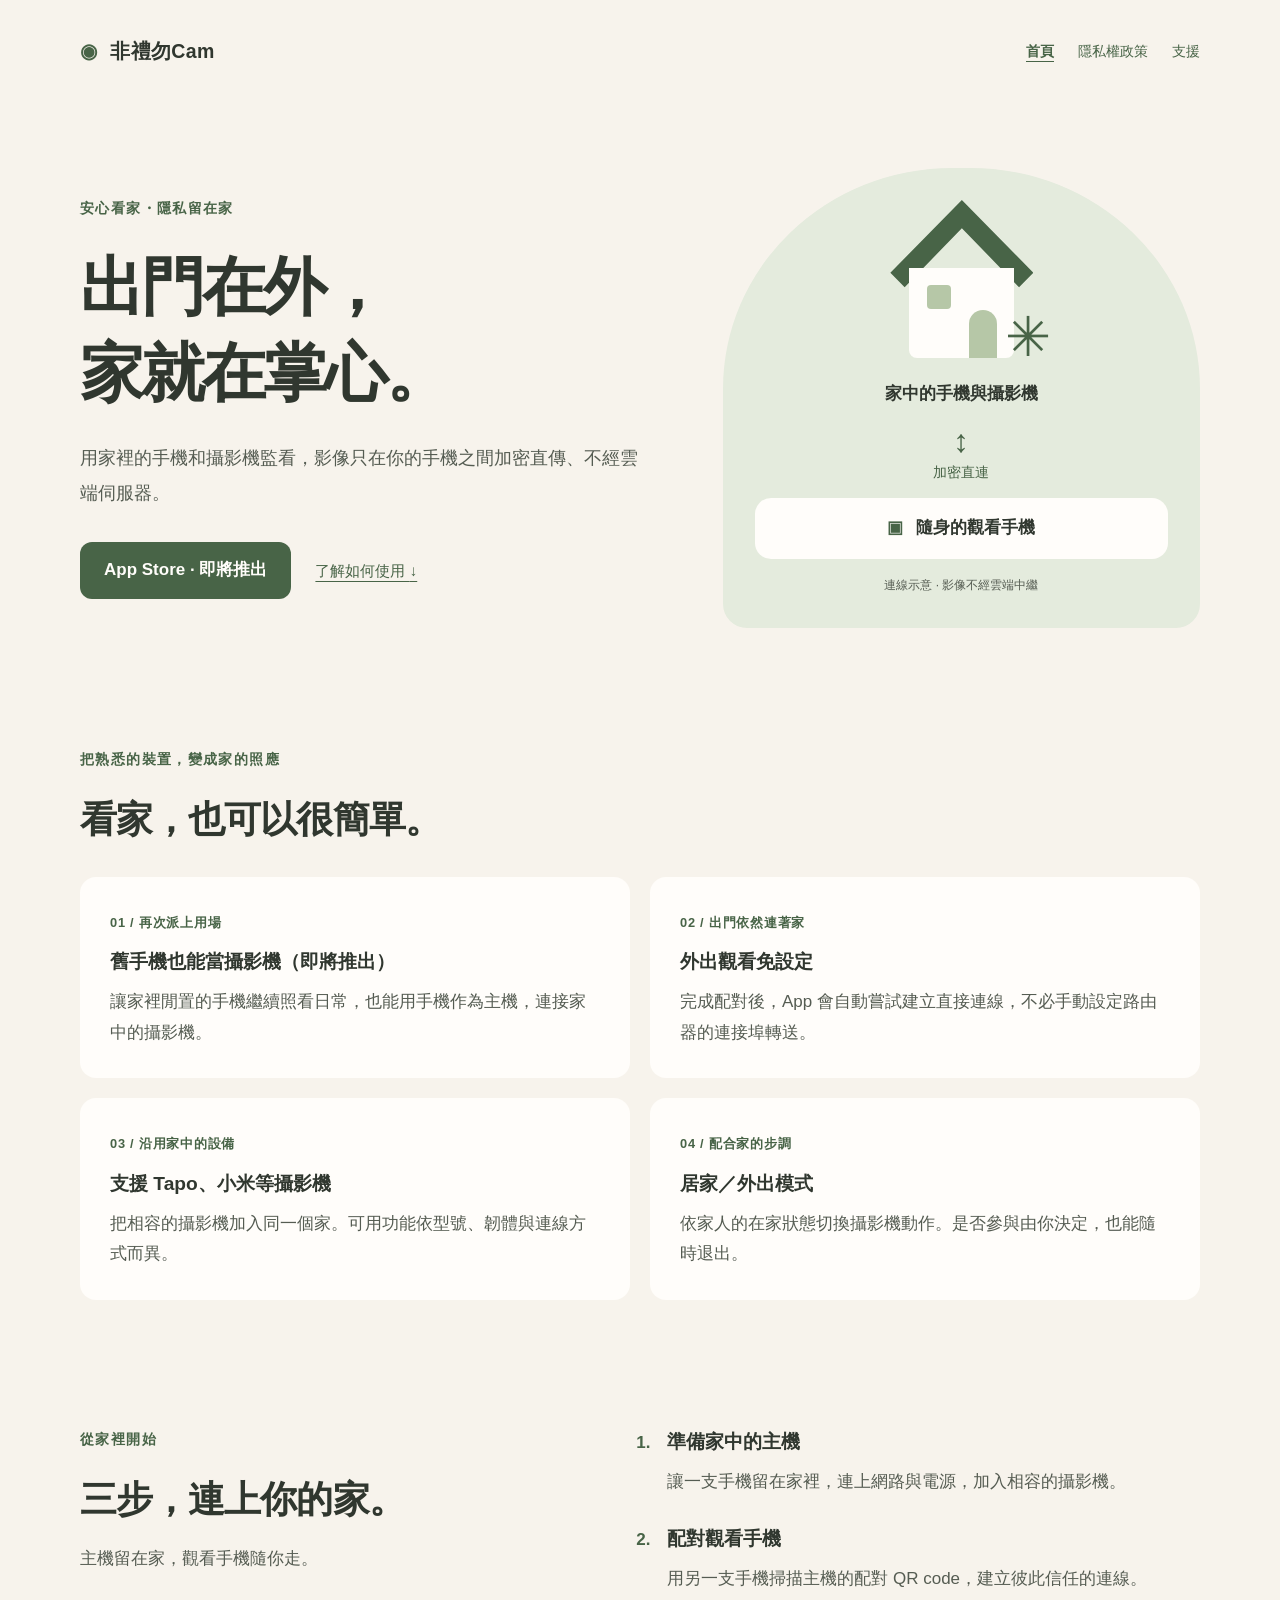
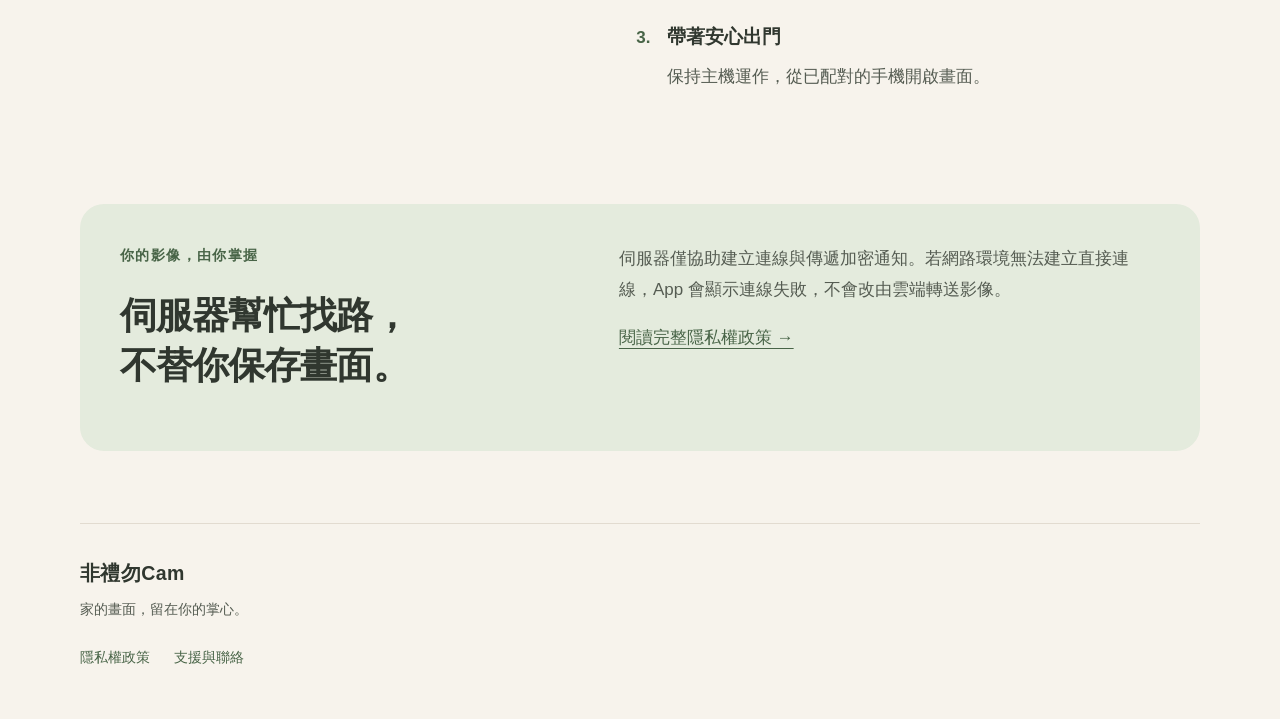
<file: feiliwucam/index.html>
<!doctype html>
<html lang="zh-Hant">
<head>
<meta charset="utf-8">
<meta name="viewport" content="width=device-width, initial-scale=1">
<meta name="color-scheme" content="light dark">
<meta name="description" content="用家裡的手機和攝影機安心看家，影像在你的手機之間加密直傳，不經雲端伺服器。">
<title>非禮勿Cam｜家的畫面，留在你的掌心</title>
<link rel="stylesheet" href="style.css">
</head>
<body>
<a class="skip" href="#main">跳至主要內容</a>
<header class="site-header wrap"><a class="brand" href="index.html"><span class="brand-mark" aria-hidden="true">◉</span> 非禮勿Cam</a><nav aria-label="主要導覽"><a href="index.html" aria-current="page">首頁</a><a href="privacy.html">隱私權政策</a><a href="support.html">支援</a></nav></header>
<main id="main" class="wrap">
<section class="hero" aria-labelledby="hero-title">
<div><p class="eyebrow">安心看家・隱私留在家</p><h1 id="hero-title">出門在外，<br>家就在掌心。</h1><p class="lead">用家裡的手機和攝影機監看，影像只在你的手機之間加密直傳、不經雲端伺服器。</p><div class="actions"><span class="coming">App Store · 即將推出</span><a href="#how">了解如何使用 <span aria-hidden="true">↓</span></a></div></div>
<figure class="connection"><div class="home-scene" aria-hidden="true"><div class="roof"></div><div class="house"><span class="window"></span><span class="door"></span></div><span class="plant">✳</span></div><div class="connection-label">家中的手機與攝影機</div><div class="direct"><span aria-hidden="true">↕</span> 加密直連</div><div class="viewer"><span aria-hidden="true">▣</span> 隨身的觀看手機</div><figcaption>連線示意 · 影像不經雲端中繼</figcaption></figure>
</section>
<section class="features" aria-labelledby="features-title"><div class="section-heading"><p class="eyebrow">把熟悉的裝置，變成家的照應</p><h2 id="features-title">看家，也可以很簡單。</h2></div><div class="feature-grid">
<article class="card"><span class="number">01 / 再次派上用場</span><h3>舊手機也能當攝影機（即將推出）</h3><p>讓家裡閒置的手機繼續照看日常，也能用手機作為主機，連接家中的攝影機。</p></article>
<article class="card"><span class="number">02 / 出門依然連著家</span><h3>外出觀看免設定</h3><p>完成配對後，App 會自動嘗試建立直接連線，不必手動設定路由器的連接埠轉送。</p></article>
<article class="card"><span class="number">03 / 沿用家中的設備</span><h3>支援 Tapo、小米等攝影機</h3><p>把相容的攝影機加入同一個家。可用功能依型號、韌體與連線方式而異。</p></article>
<article class="card"><span class="number">04 / 配合家的步調</span><h3>居家／外出模式</h3><p>依家人的在家狀態切換攝影機動作。是否參與由你決定，也能隨時退出。</p></article>
</div></section>
<section id="how" class="how" aria-labelledby="how-title"><div><p class="eyebrow">從家裡開始</p><h2 id="how-title">三步，連上你的家。</h2><p>主機留在家，觀看手機隨你走。</p></div><ol class="steps"><li><h3>準備家中的主機</h3><p>讓一支手機留在家裡，連上網路與電源，加入相容的攝影機。</p></li><li><h3>配對觀看手機</h3><p>用另一支手機掃描主機的配對 QR code，建立彼此信任的連線。</p></li><li><h3>帶著安心出門</h3><p>保持主機運作，從已配對的手機開啟畫面。</p></li></ol></section>
<aside class="privacy-note"><div><p class="eyebrow">你的影像，由你掌握</p><h2>伺服器幫忙找路，<br>不替你保存畫面。</h2></div><div><p>伺服器僅協助建立連線與傳遞加密通知。若網路環境無法建立直接連線，App 會顯示連線失敗，不會改由雲端轉送影像。</p><a href="privacy.html">閱讀完整隱私權政策 →</a></div></aside>
</main>
<footer class="site-footer wrap"><p class="brand">非禮勿Cam</p><p>家的畫面，留在你的掌心。</p><nav aria-label="頁尾導覽"><a href="privacy.html">隱私權政策</a><a href="support.html">支援與聯絡</a></nav></footer>
</body>
</html>
</file>
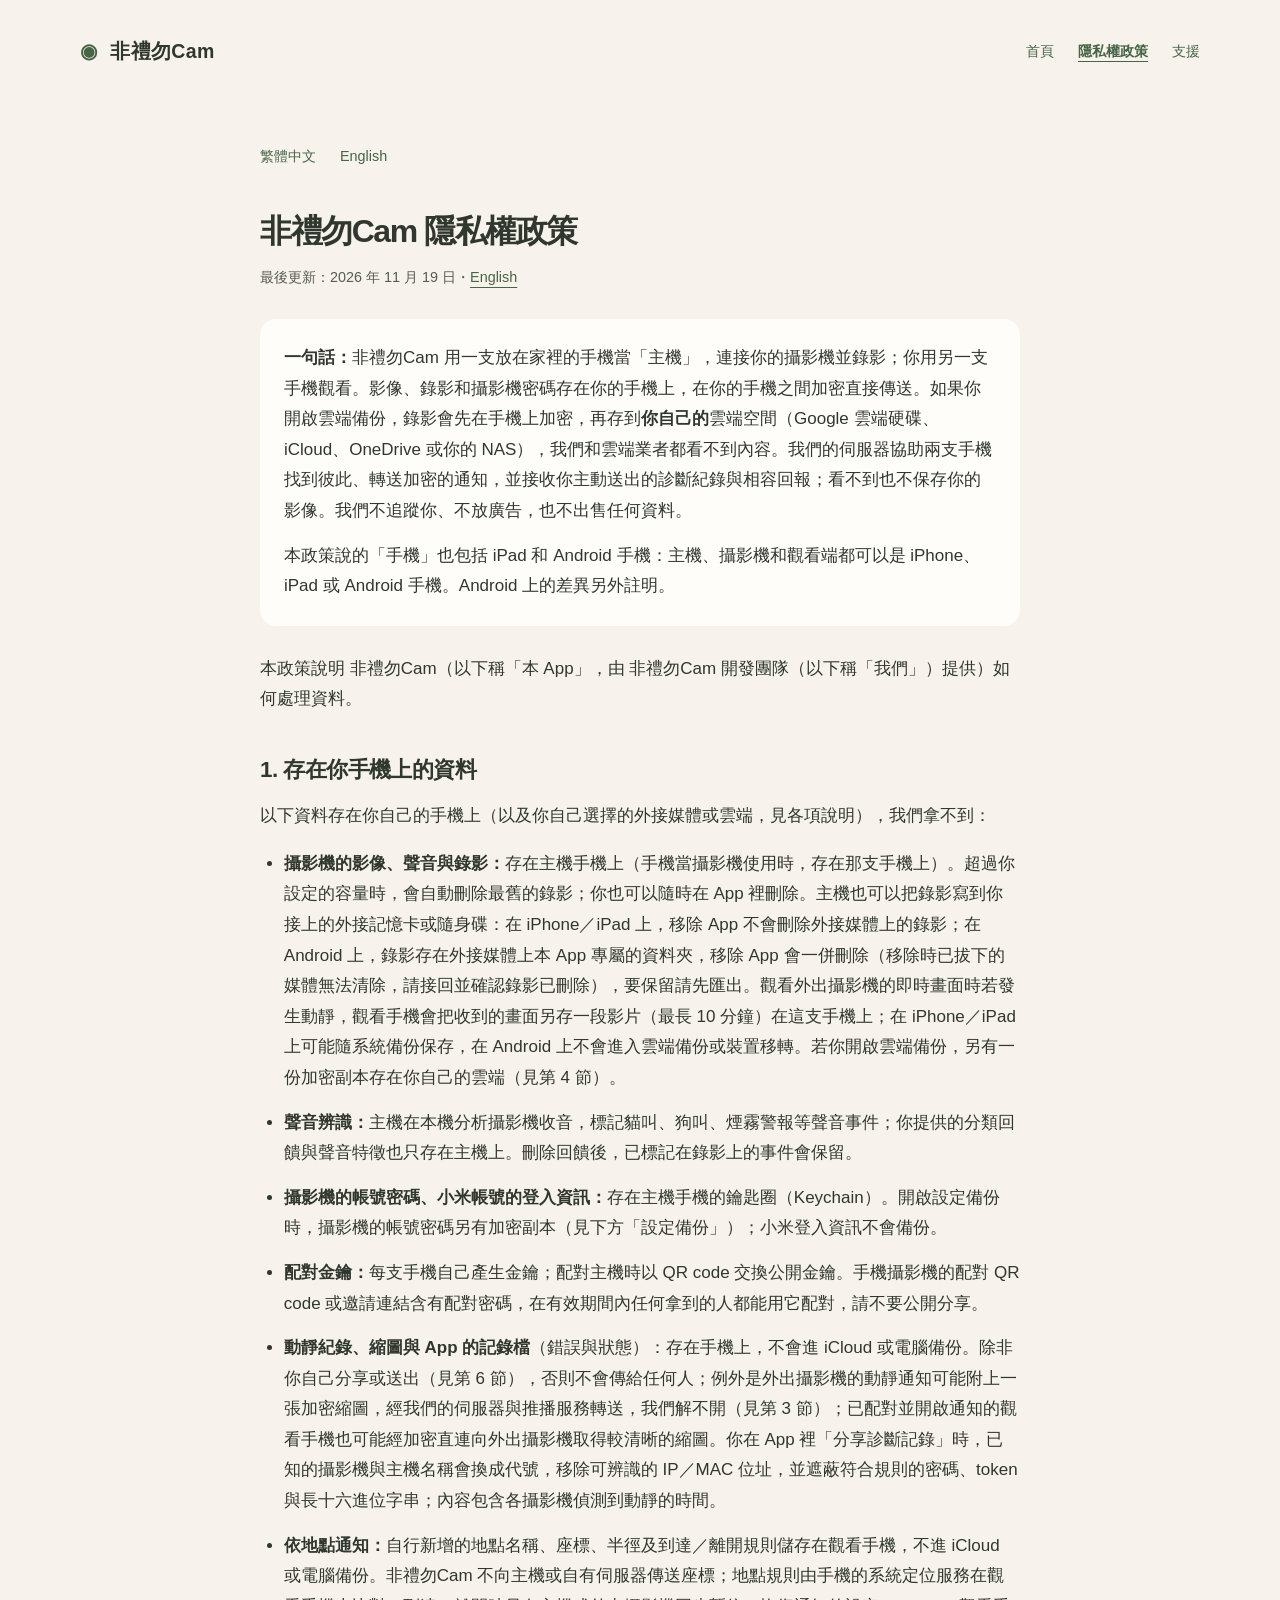
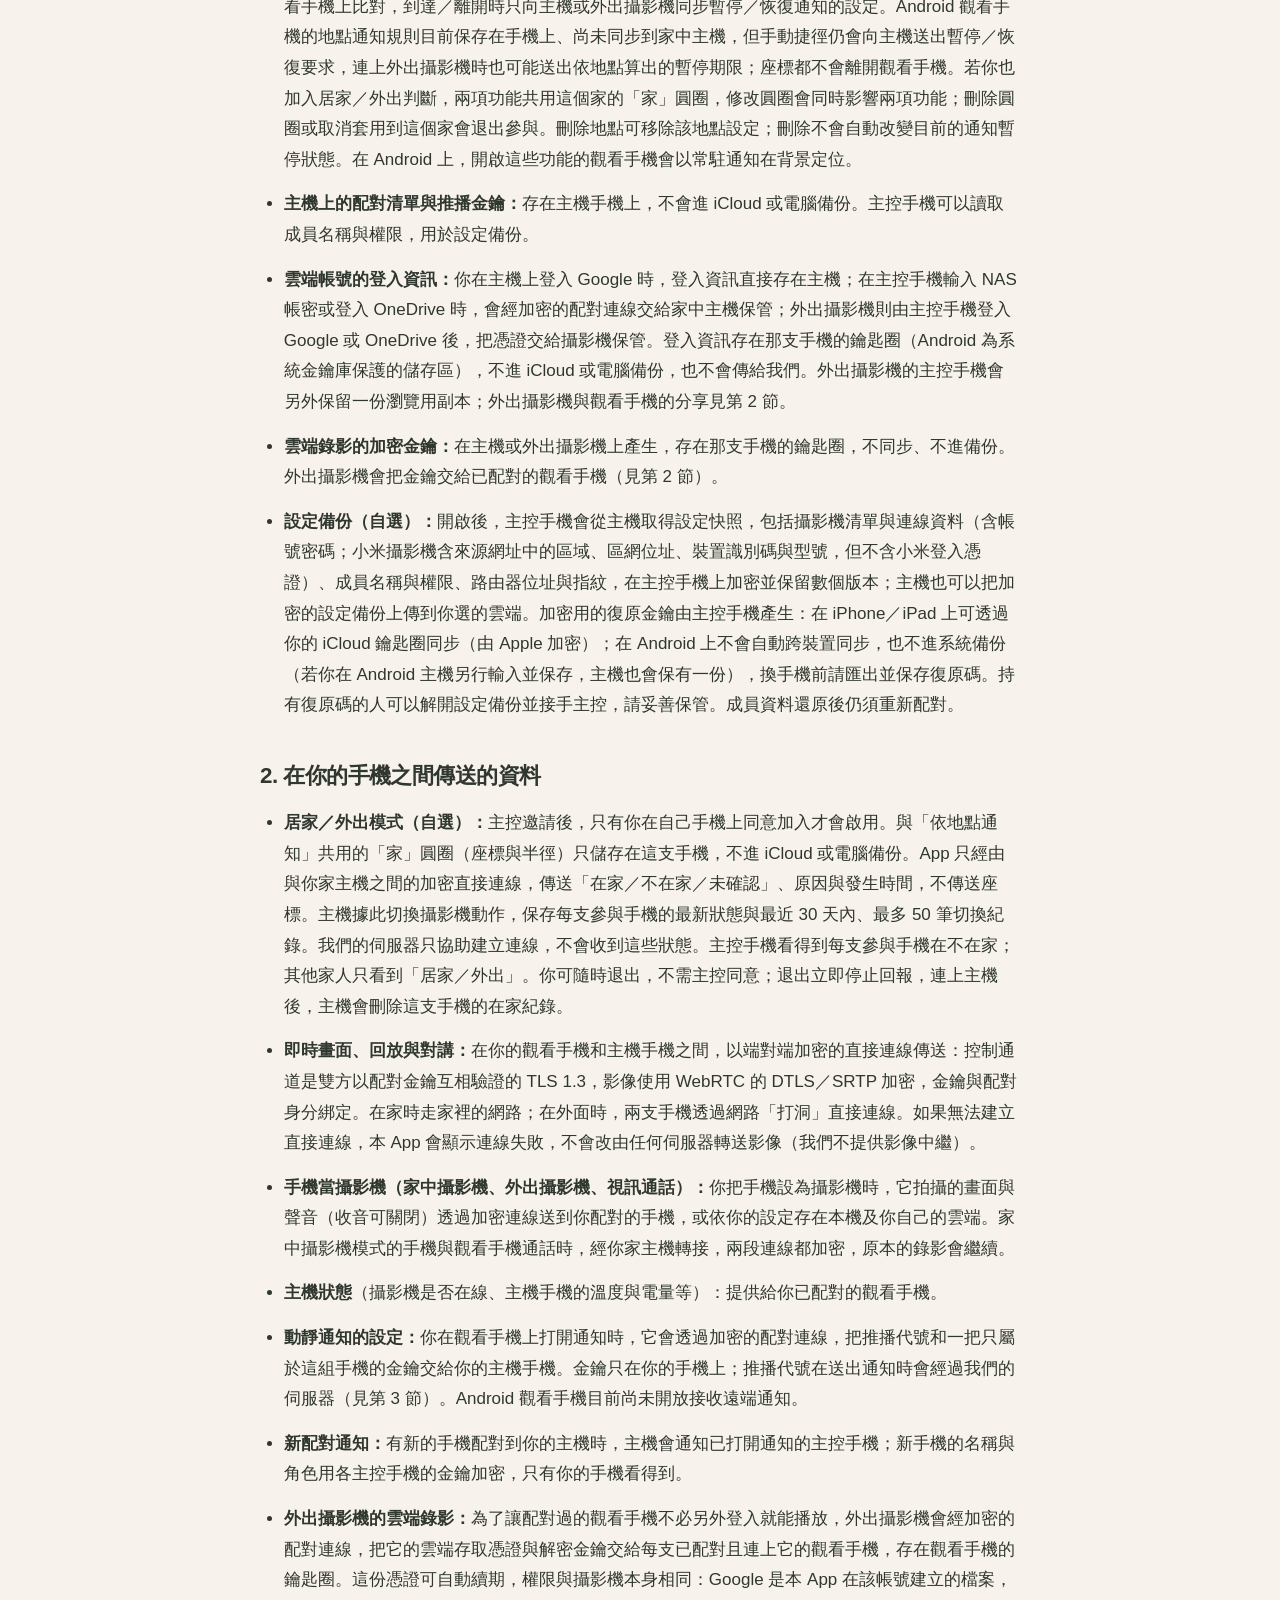
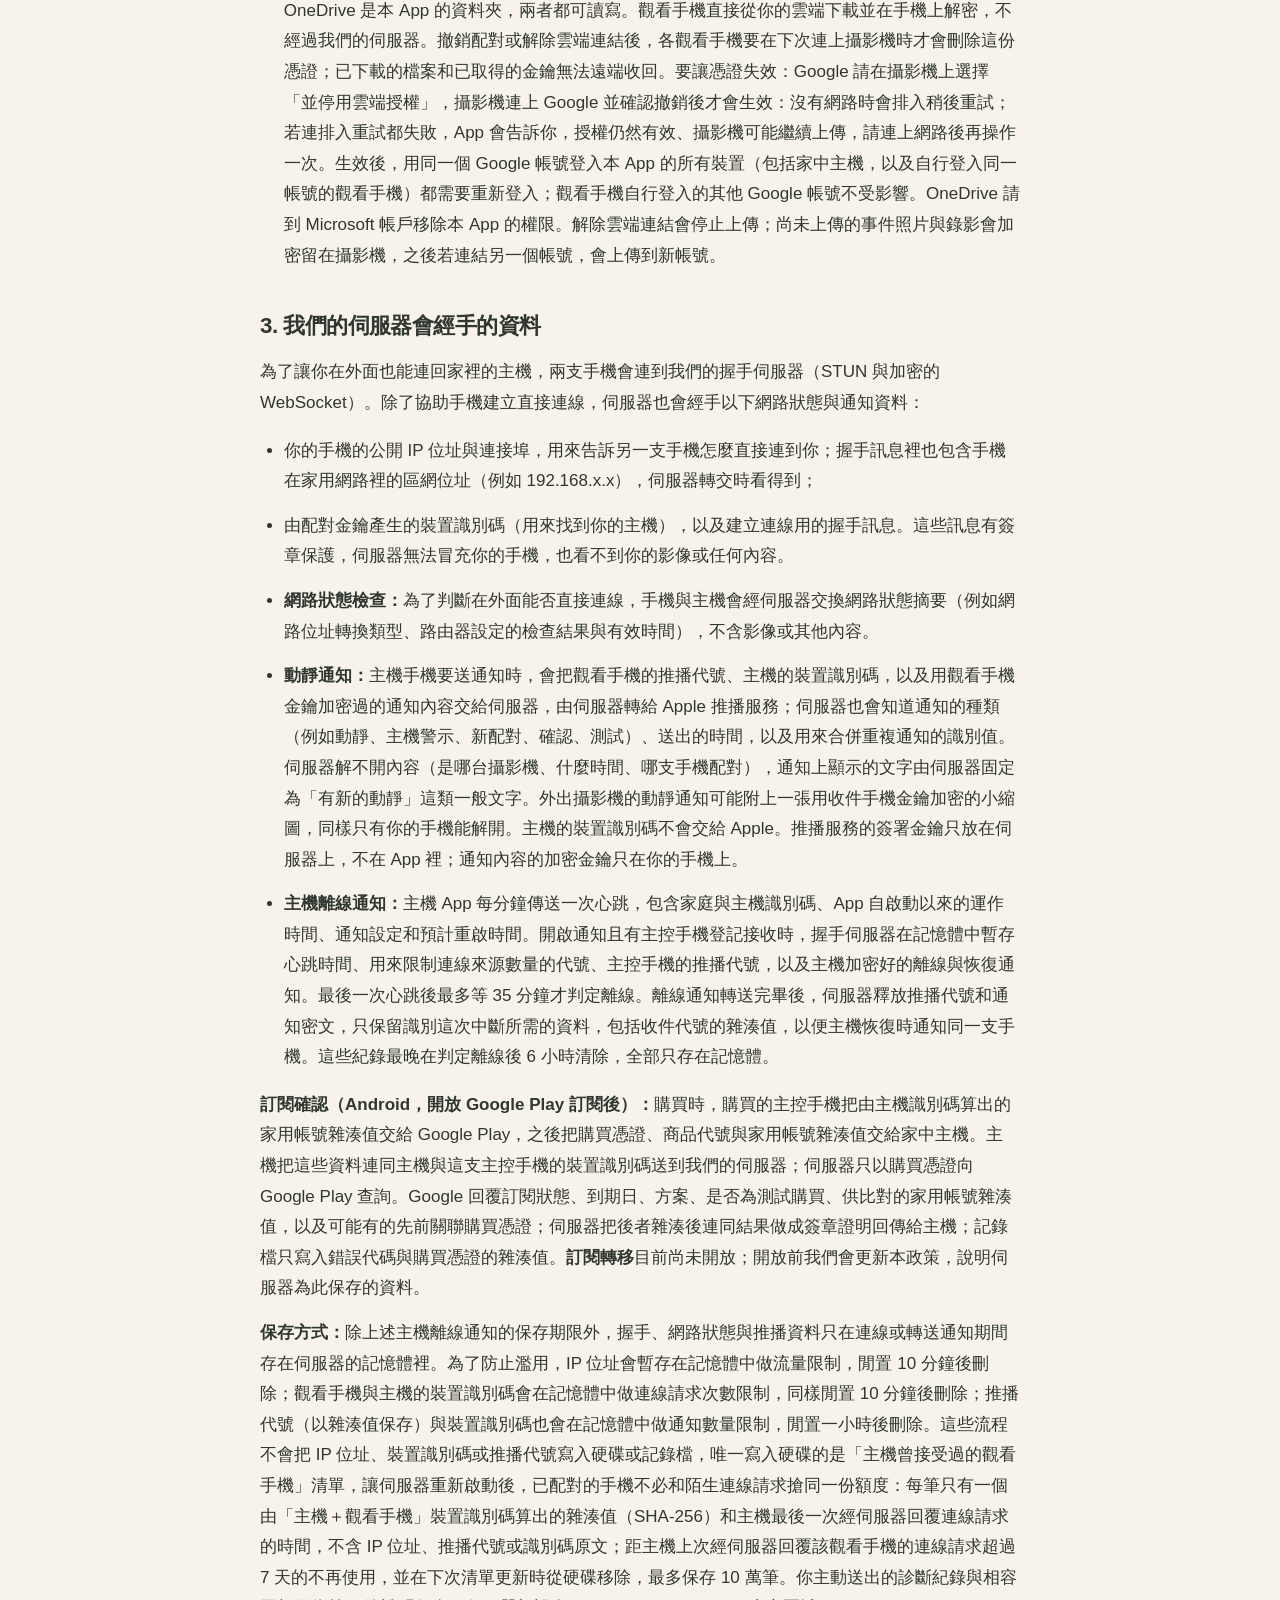
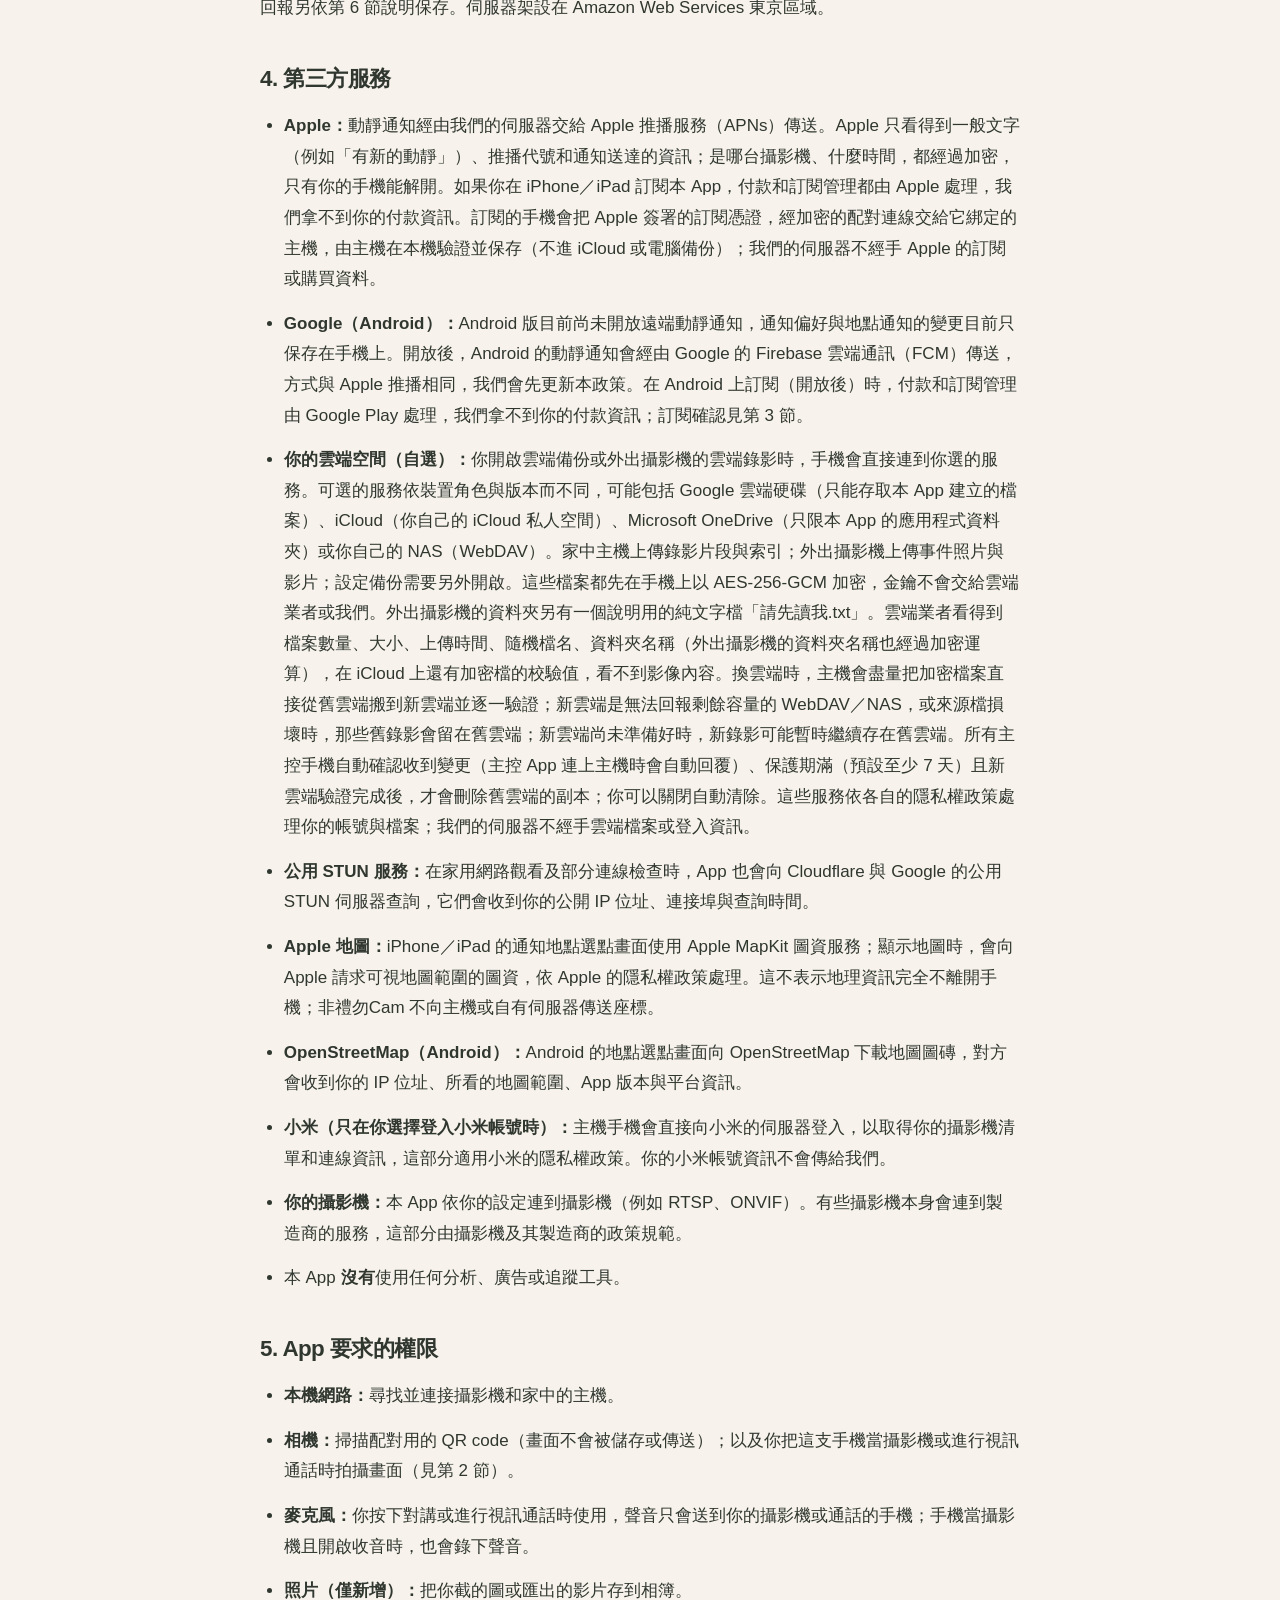
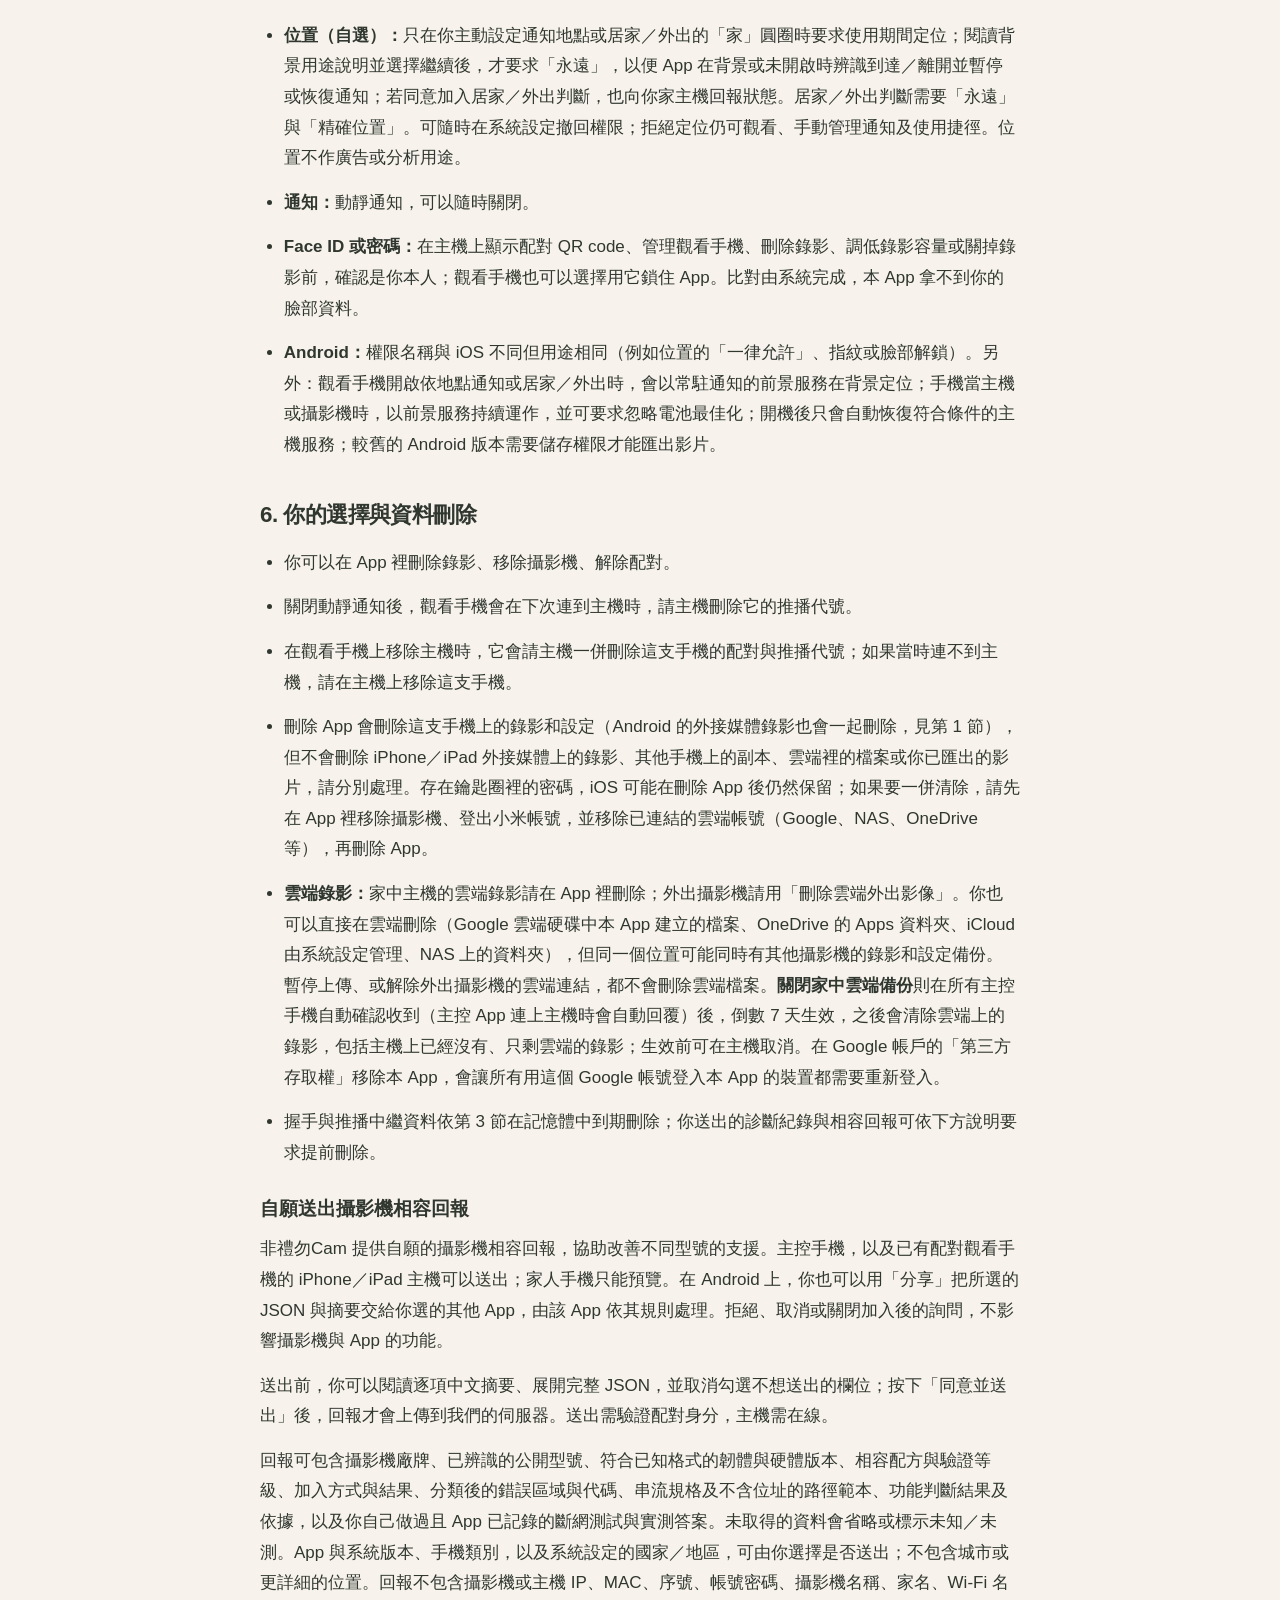
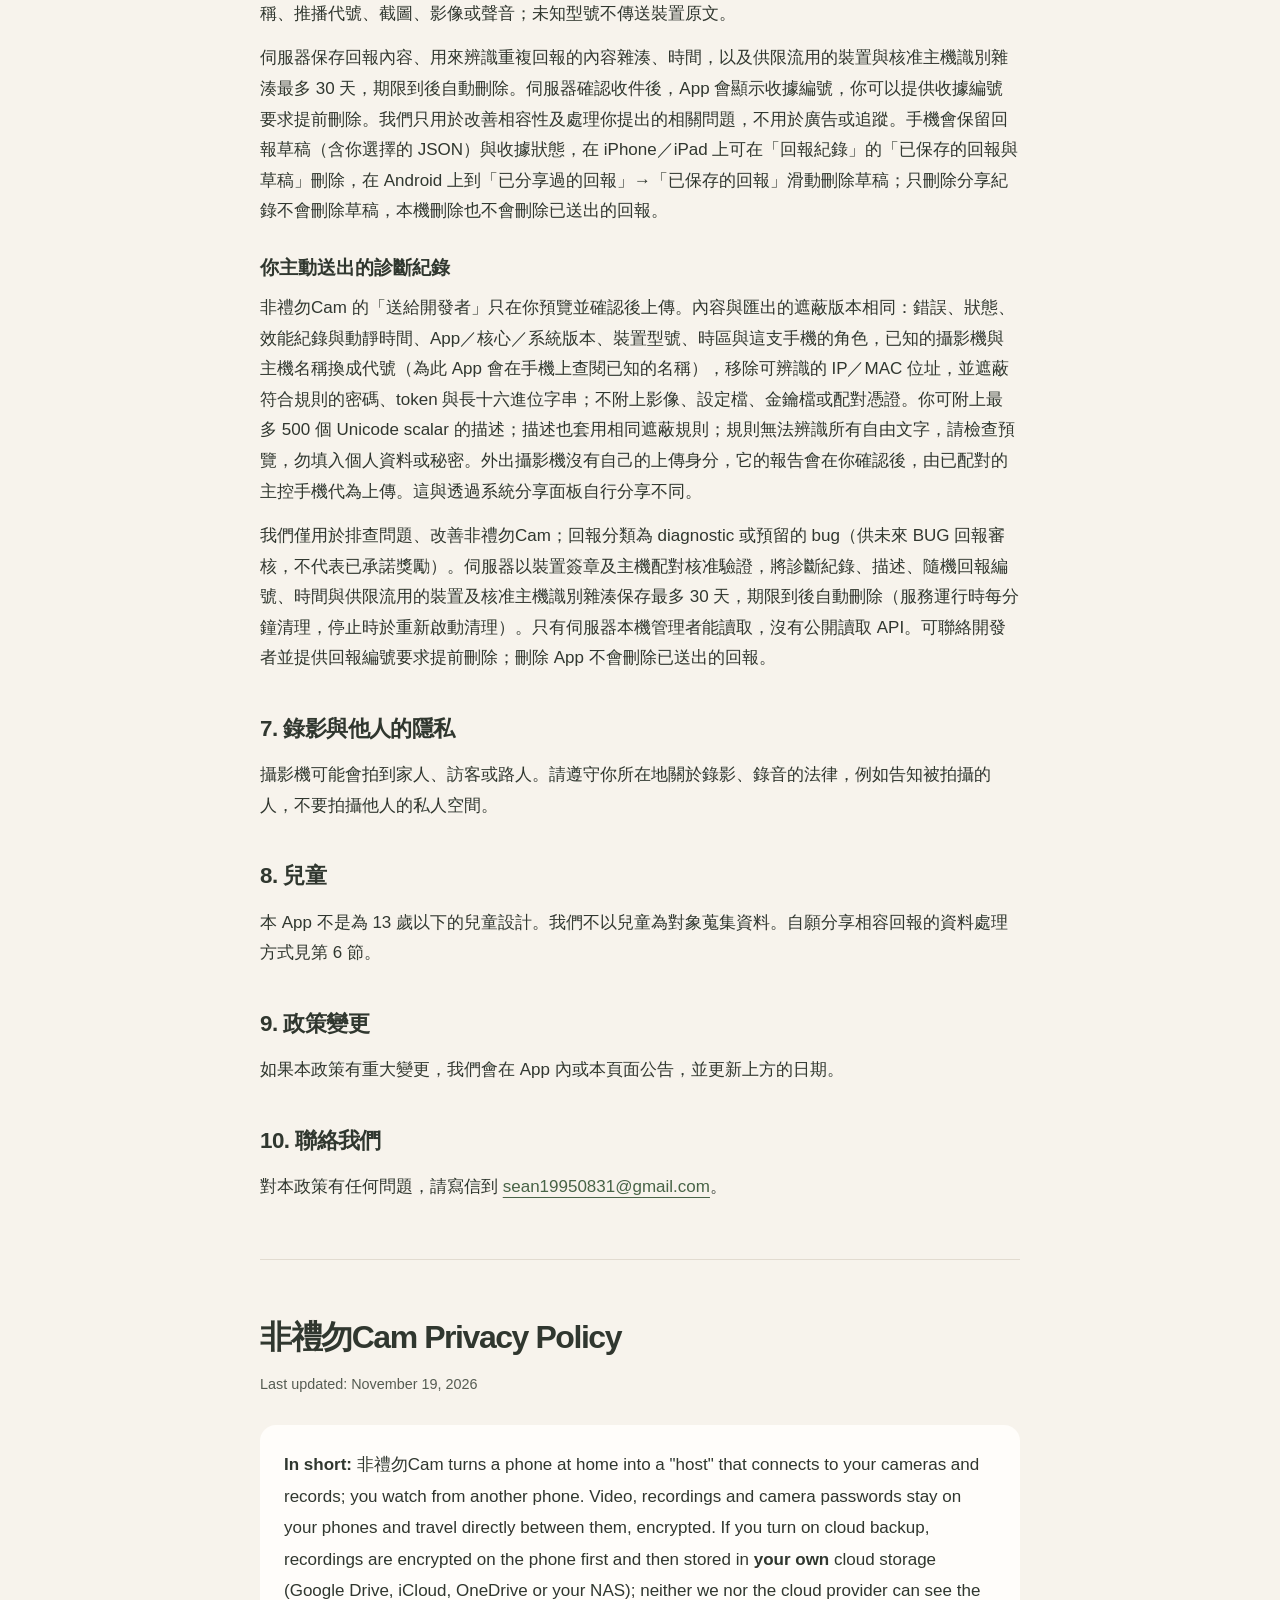
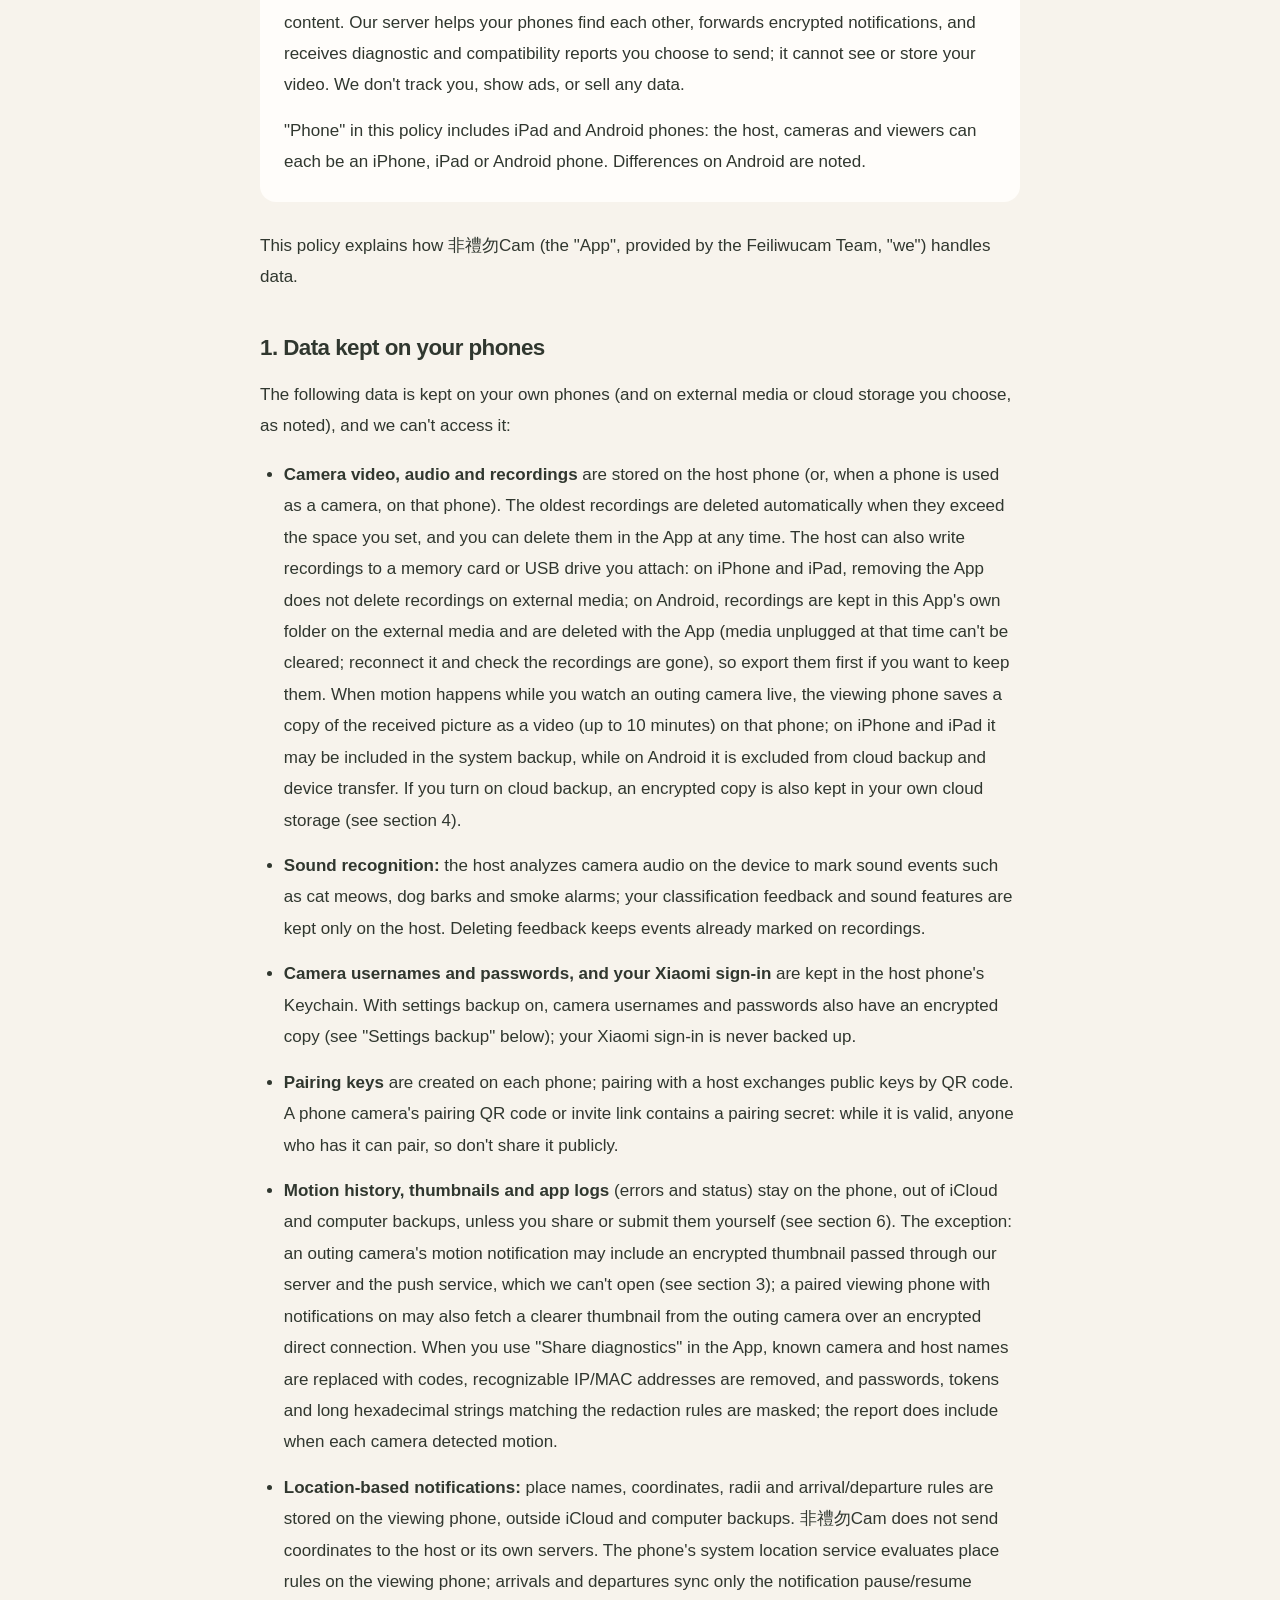
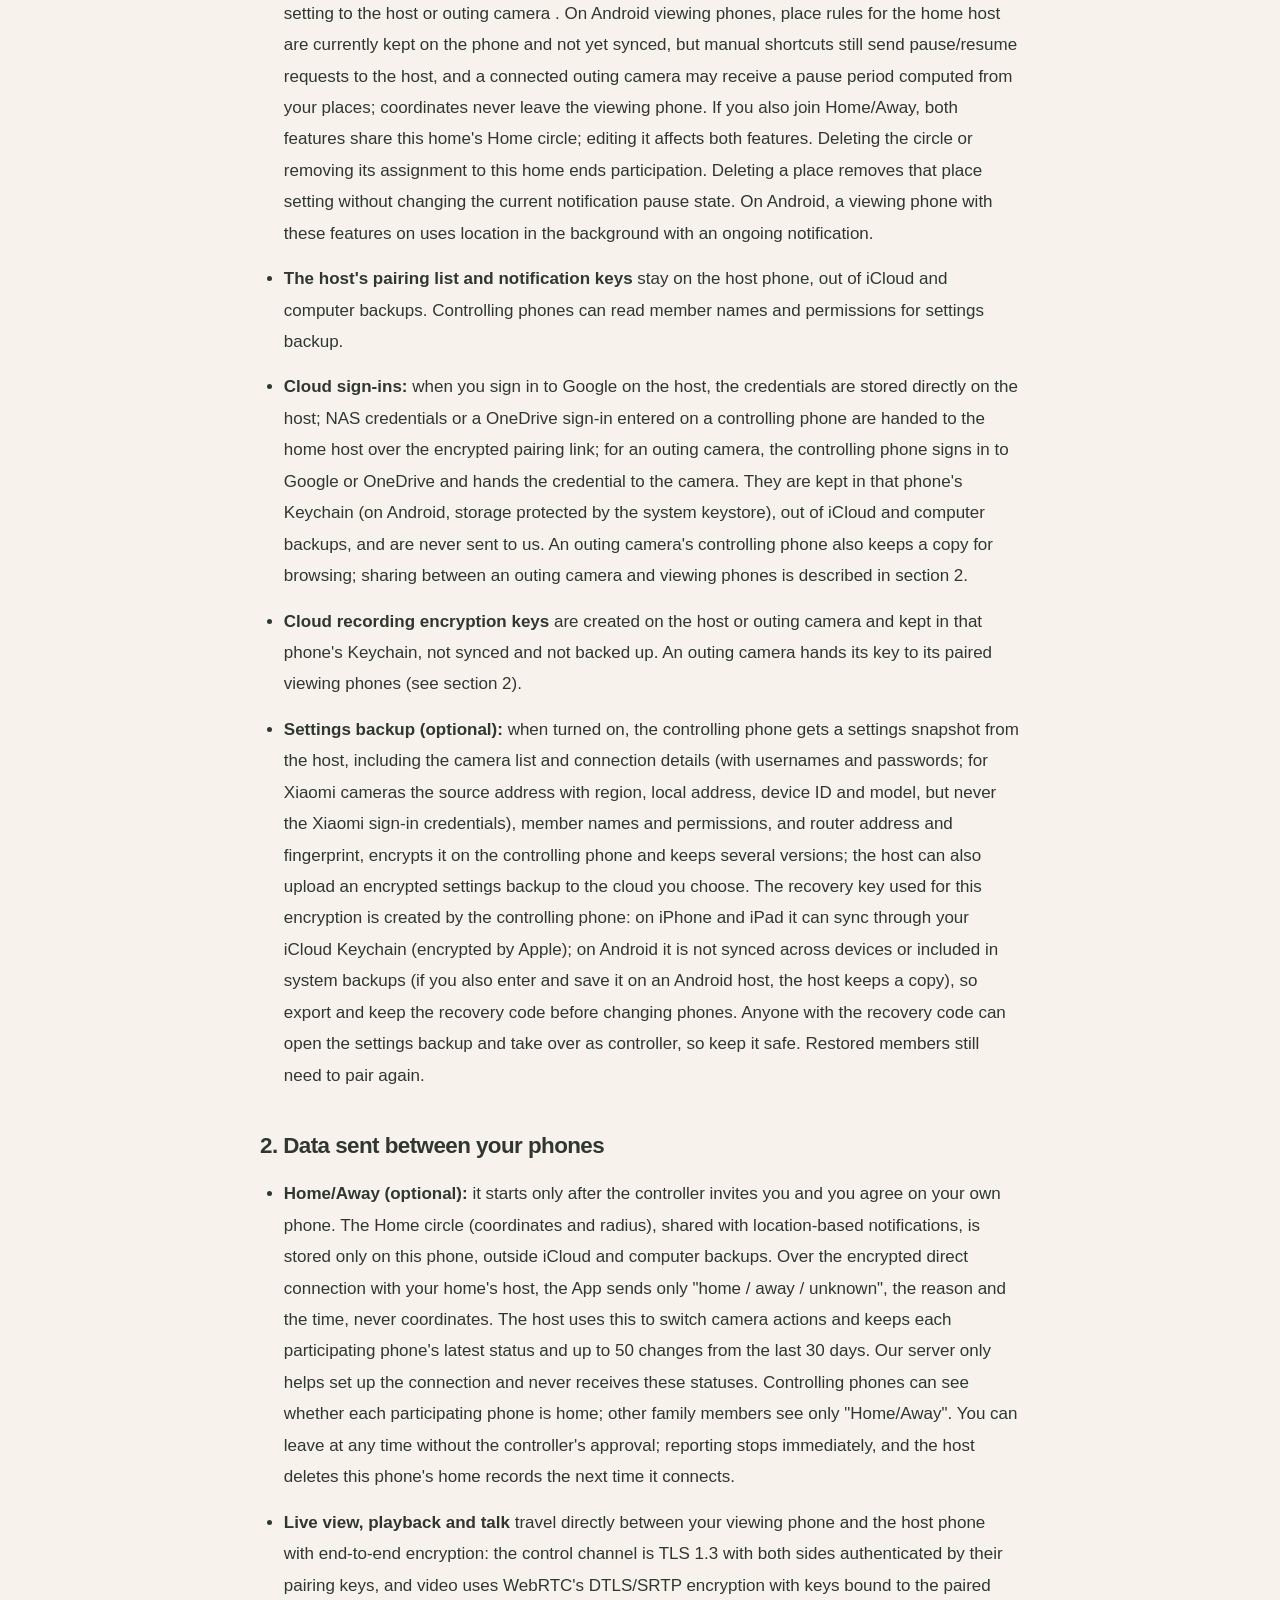
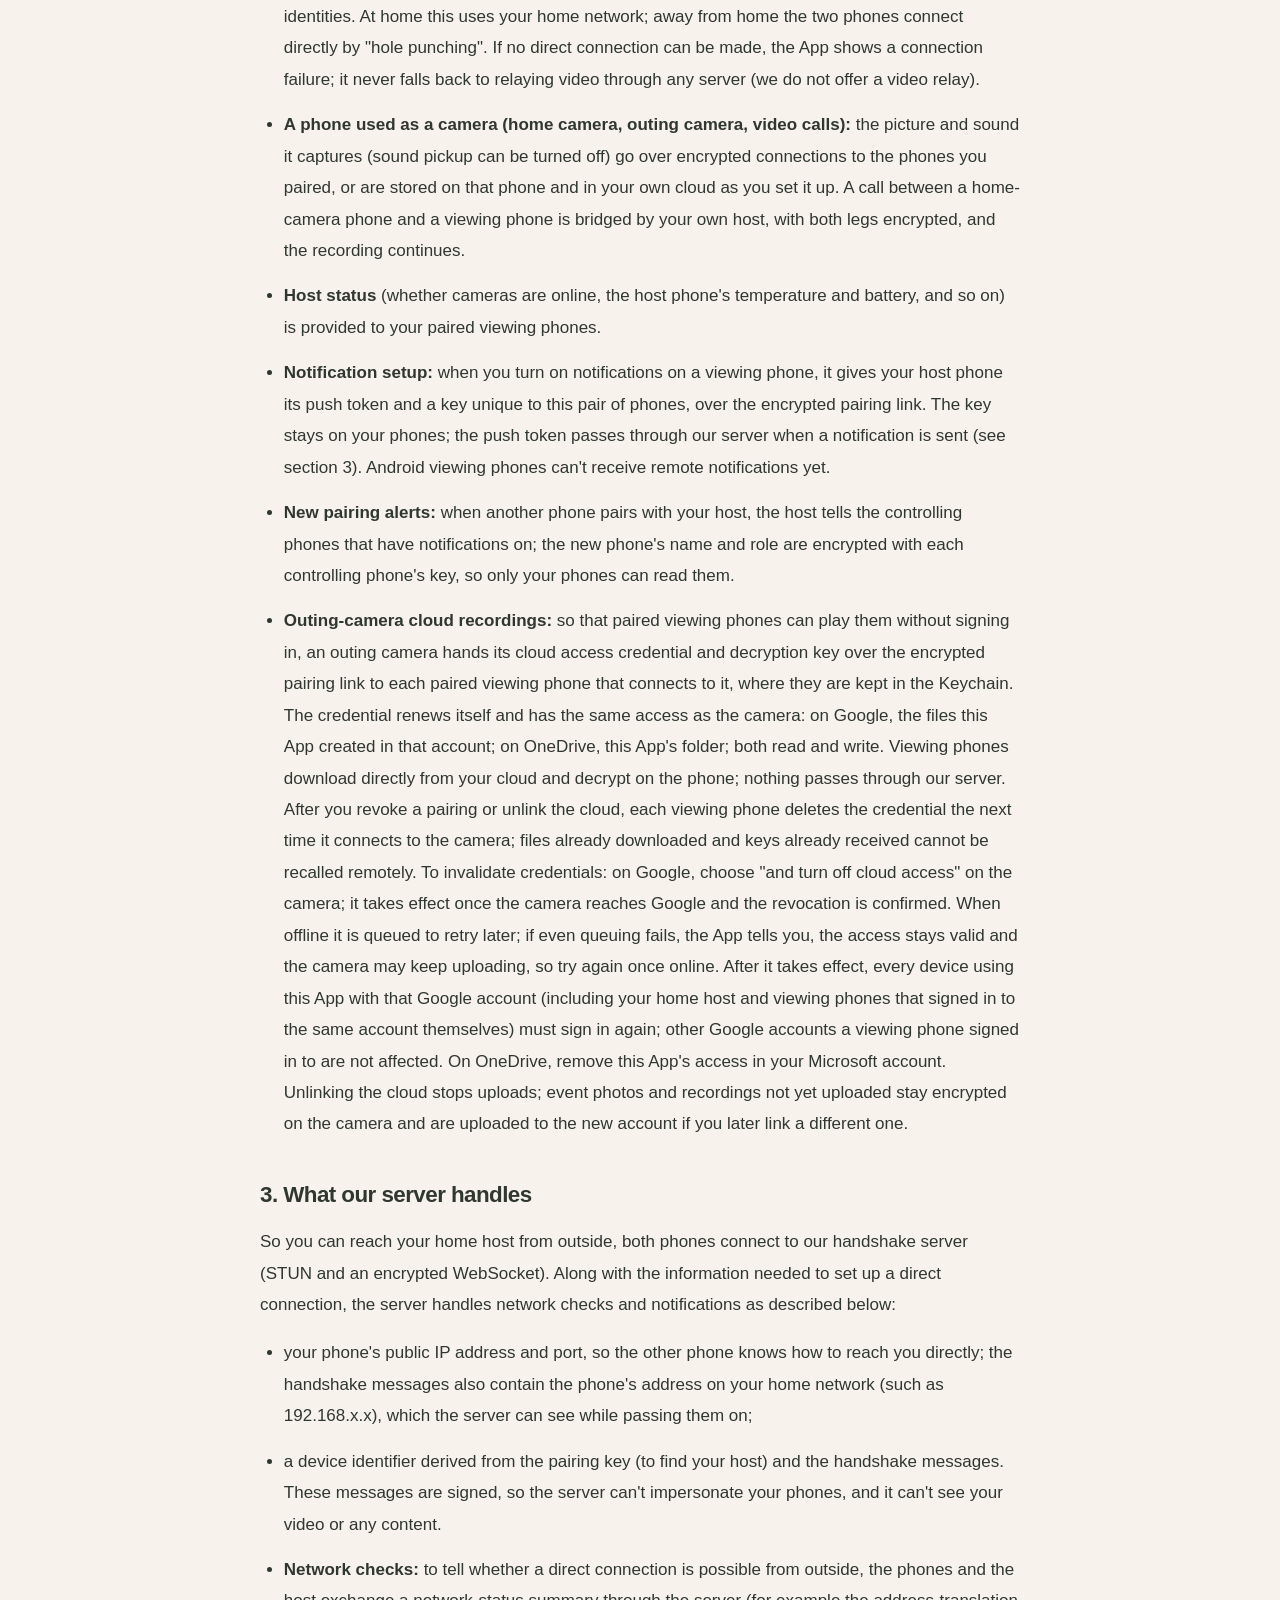
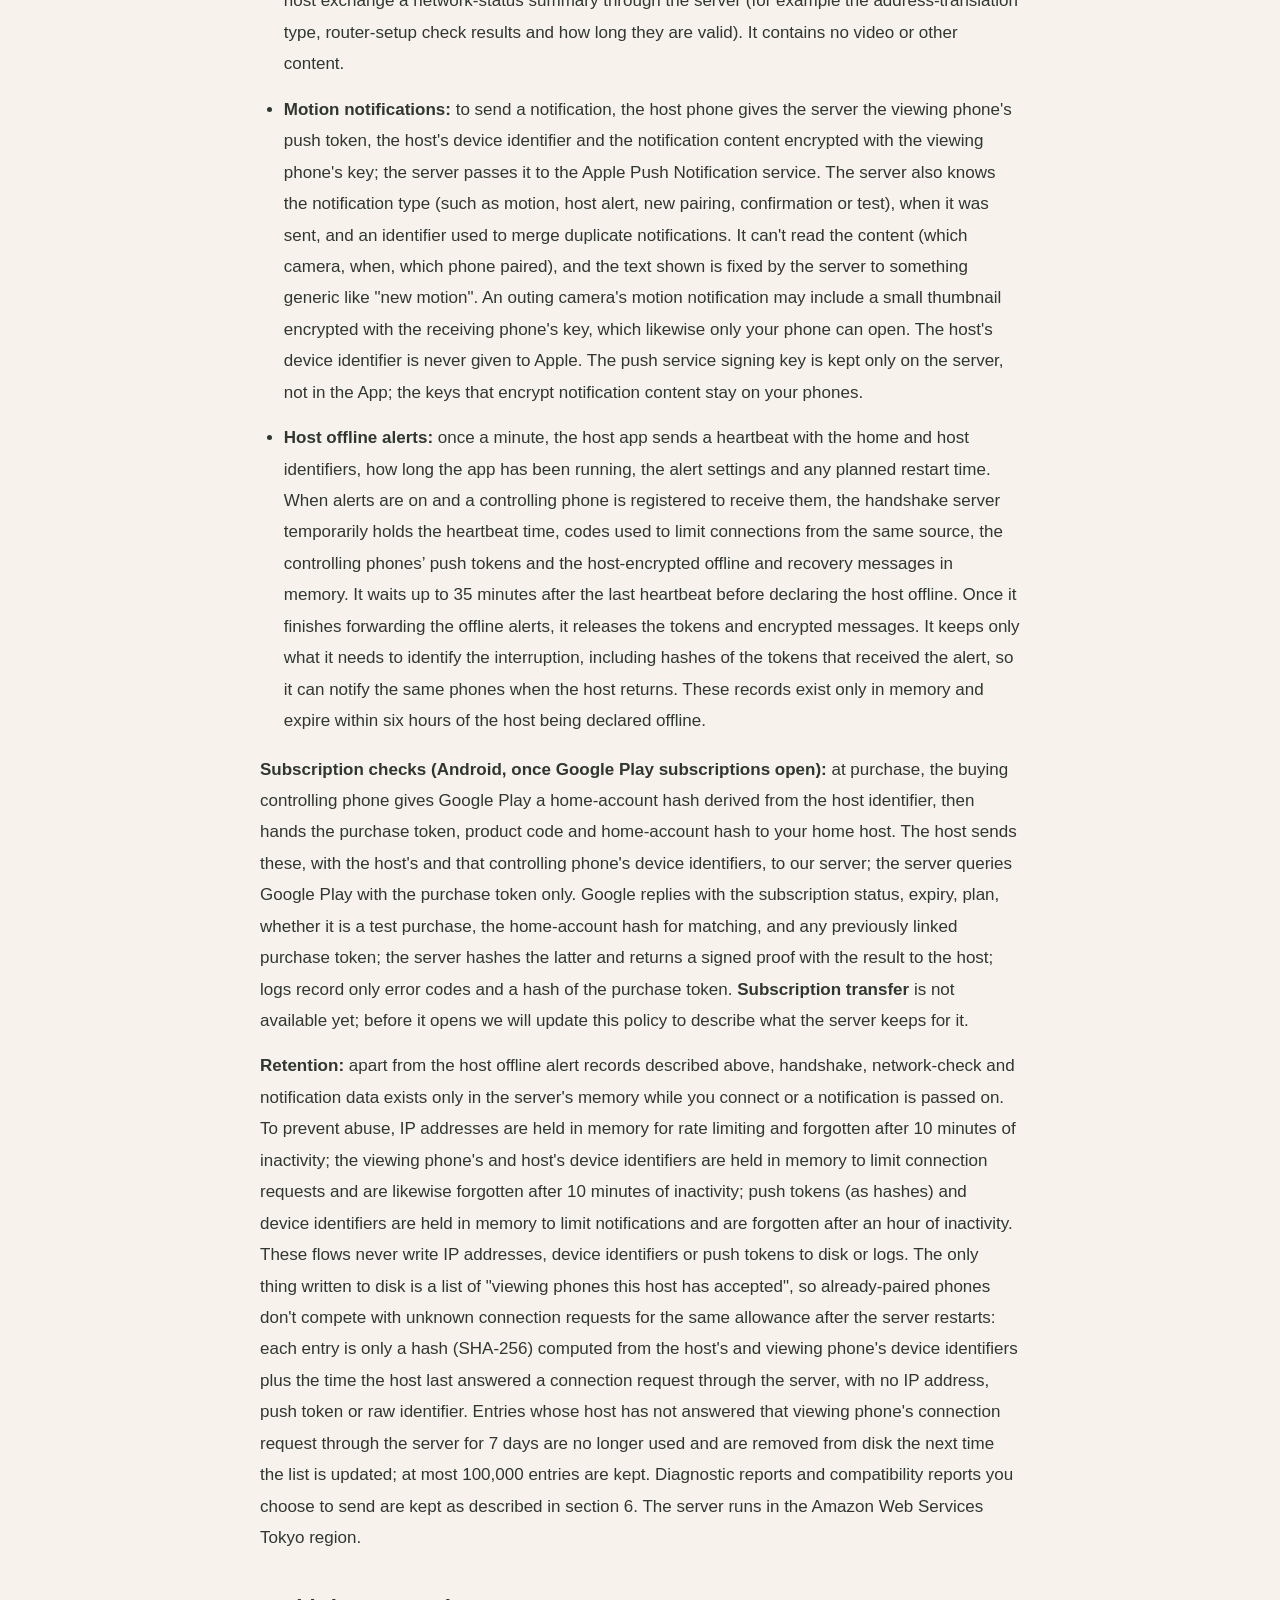
<file: feiliwucam/privacy.html>
<!doctype html>
<html lang="zh-Hant">
<head>
<meta charset="utf-8">
<meta name="viewport" content="width=device-width, initial-scale=1">
<meta name="color-scheme" content="light dark">
<meta name="description" content="非禮勿Cam 隱私權政策：資料保存、加密直連、權限與資料刪除。Privacy Policy in Chinese and English.">
<title>隱私權政策｜非禮勿Cam</title>
<link rel="stylesheet" href="style.css">
</head>
<body>
<a class="skip" href="#main">跳至主要內容</a>
<header class="site-header wrap"><a class="brand" href="index.html"><span class="brand-mark" aria-hidden="true">◉</span> 非禮勿Cam</a><nav aria-label="主要導覽"><a href="index.html">首頁</a><a href="privacy.html" aria-current="page">隱私權政策</a><a href="support.html">支援</a></nav></header>
<main id="main" class="wrap legal"><nav class="language-nav" aria-label="政策語言"><a href="#zh">繁體中文</a><a href="#en" lang="en">English</a></nav><article id="zh">
<h1>非禮勿Cam 隱私權政策</h1>
<p class="meta">最後更新：2026 年 11 月 19 日・<a href="#en">English</a></p>

<div class="summary">
  <p><strong>一句話：</strong>非禮勿Cam 用一支放在家裡的手機當「主機」，連接你的攝影機並錄影；你用另一支手機觀看。影像、錄影和攝影機密碼存在你的手機上，在你的手機之間加密直接傳送。如果你開啟雲端備份，錄影會先在手機上加密，再存到<strong>你自己的</strong>雲端空間（Google 雲端硬碟、iCloud、OneDrive 或你的 NAS），我們和雲端業者都看不到內容。我們的伺服器協助兩支手機找到彼此、轉送加密的通知，並接收你主動送出的診斷紀錄與相容回報；看不到也不保存你的影像。我們不追蹤你、不放廣告，也不出售任何資料。</p>
  <p>本政策說的「手機」也包括 iPad 和 Android 手機：主機、攝影機和觀看端都可以是 iPhone、iPad 或 Android 手機。Android 上的差異另外註明。</p>
</div>

<p>本政策說明 非禮勿Cam（以下稱「本 App」，由 非禮勿Cam 開發團隊（以下稱「我們」）提供）如何處理資料。</p>

<h2>1. 存在你手機上的資料</h2>
<p>以下資料存在你自己的手機上（以及你自己選擇的外接媒體或雲端，見各項說明），我們拿不到：</p>
<ul>
  <li><strong>攝影機的影像、聲音與錄影：</strong>存在主機手機上（手機當攝影機使用時，存在那支手機上）。超過你設定的容量時，會自動刪除最舊的錄影；你也可以隨時在 App 裡刪除。主機也可以把錄影寫到你接上的外接記憶卡或隨身碟：在 iPhone／iPad 上，移除 App 不會刪除外接媒體上的錄影；在 Android 上，錄影存在外接媒體上本 App 專屬的資料夾，移除 App 會一併刪除（移除時已拔下的媒體無法清除，請接回並確認錄影已刪除），要保留請先匯出。觀看外出攝影機的即時畫面時若發生動靜，觀看手機會把收到的畫面另存一段影片（最長 10 分鐘）在這支手機上；在 iPhone／iPad 上可能隨系統備份保存，在 Android 上不會進入雲端備份或裝置移轉。若你開啟雲端備份，另有一份加密副本存在你自己的雲端（見第 4 節）。</li>
  <li><strong>聲音辨識：</strong>主機在本機分析攝影機收音，標記貓叫、狗叫、煙霧警報等聲音事件；你提供的分類回饋與聲音特徵也只存在主機上。刪除回饋後，已標記在錄影上的事件會保留。</li>
  <li><strong>攝影機的帳號密碼、小米帳號的登入資訊：</strong>存在主機手機的鑰匙圈（Keychain）。開啟設定備份時，攝影機的帳號密碼另有加密副本（見下方「設定備份」）；小米登入資訊不會備份。</li>
  <li><strong>配對金鑰：</strong>每支手機自己產生金鑰；配對主機時以 QR code 交換公開金鑰。手機攝影機的配對 QR code 或邀請連結含有配對密碼，在有效期間內任何拿到的人都能用它配對，請不要公開分享。</li>
  <li><strong>動靜紀錄、縮圖與 App 的記錄檔</strong>（錯誤與狀態）：存在手機上，不會進 iCloud 或電腦備份。除非你自己分享或送出（見第 6 節），否則不會傳給任何人；例外是外出攝影機的動靜通知可能附上一張加密縮圖，經我們的伺服器與推播服務轉送，我們解不開（見第 3 節）；已配對並開啟通知的觀看手機也可能經加密直連向外出攝影機取得較清晰的縮圖。你在 App 裡「分享診斷記錄」時，已知的攝影機與主機名稱會換成代號，移除可辨識的 IP／MAC 位址，並遮蔽符合規則的密碼、token 與長十六進位字串；內容包含各攝影機偵測到動靜的時間。</li>
  <li><strong>依地點通知：</strong>自行新增的地點名稱、座標、半徑及到達／離開規則儲存在觀看手機，不進 iCloud 或電腦備份。非禮勿Cam 不向主機或自有伺服器傳送座標；地點規則由手機的系統定位服務在觀看手機上比對，到達／離開時只向主機或外出攝影機同步暫停／恢復通知的設定。Android 觀看手機的地點通知規則目前保存在手機上、尚未同步到家中主機，但手動捷徑仍會向主機送出暫停／恢復要求，連上外出攝影機時也可能送出依地點算出的暫停期限；座標都不會離開觀看手機。若你也加入居家／外出判斷，兩項功能共用這個家的「家」圓圈，修改圓圈會同時影響兩項功能；刪除圓圈或取消套用到這個家會退出參與。刪除地點可移除該地點設定；刪除不會自動改變目前的通知暫停狀態。在 Android 上，開啟這些功能的觀看手機會以常駐通知在背景定位。</li>
  <li><strong>主機上的配對清單與推播金鑰：</strong>存在主機手機上，不會進 iCloud 或電腦備份。主控手機可以讀取成員名稱與權限，用於設定備份。</li>
  <li><strong>雲端帳號的登入資訊：</strong>你在主機上登入 Google 時，登入資訊直接存在主機；在主控手機輸入 NAS 帳密或登入 OneDrive 時，會經加密的配對連線交給家中主機保管；外出攝影機則由主控手機登入 Google 或 OneDrive 後，把憑證交給攝影機保管。登入資訊存在那支手機的鑰匙圈（Android 為系統金鑰庫保護的儲存區），不進 iCloud 或電腦備份，也不會傳給我們。外出攝影機的主控手機會另外保留一份瀏覽用副本；外出攝影機與觀看手機的分享見第 2 節。</li>
  <li><strong>雲端錄影的加密金鑰：</strong>在主機或外出攝影機上產生，存在那支手機的鑰匙圈，不同步、不進備份。外出攝影機會把金鑰交給已配對的觀看手機（見第 2 節）。</li>
  <li><strong>設定備份（自選）：</strong>開啟後，主控手機會從主機取得設定快照，包括攝影機清單與連線資料（含帳號密碼；小米攝影機含來源網址中的區域、區網位址、裝置識別碼與型號，但不含小米登入憑證）、成員名稱與權限、路由器位址與指紋，在主控手機上加密並保留數個版本；主機也可以把加密的設定備份上傳到你選的雲端。加密用的復原金鑰由主控手機產生：在 iPhone／iPad 上可透過你的 iCloud 鑰匙圈同步（由 Apple 加密）；在 Android 上不會自動跨裝置同步，也不進系統備份（若你在 Android 主機另行輸入並保存，主機也會保有一份），換手機前請匯出並保存復原碼。持有復原碼的人可以解開設定備份並接手主控，請妥善保管。成員資料還原後仍須重新配對。</li>
</ul>

<h2>2. 在你的手機之間傳送的資料</h2>
<ul>
  <li><strong>居家／外出模式（自選）：</strong>主控邀請後，只有你在自己手機上同意加入才會啟用。與「依地點通知」共用的「家」圓圈（座標與半徑）只儲存在這支手機，不進 iCloud 或電腦備份。App 只經由與你家主機之間的加密直接連線，傳送「在家／不在家／未確認」、原因與發生時間，不傳送座標。主機據此切換攝影機動作，保存每支參與手機的最新狀態與最近 30 天內、最多 50 筆切換紀錄。我們的伺服器只協助建立連線，不會收到這些狀態。主控手機看得到每支參與手機在不在家；其他家人只看到「居家／外出」。你可隨時退出，不需主控同意；退出立即停止回報，連上主機後，主機會刪除這支手機的在家紀錄。</li>
  <li><strong>即時畫面、回放與對講：</strong>在你的觀看手機和主機手機之間，以端對端加密的直接連線傳送：控制通道是雙方以配對金鑰互相驗證的 TLS 1.3，影像使用 WebRTC 的 DTLS／SRTP 加密，金鑰與配對身分綁定。在家時走家裡的網路；在外面時，兩支手機透過網路「打洞」直接連線。如果無法建立直接連線，本 App 會顯示連線失敗，不會改由任何伺服器轉送影像（我們不提供影像中繼）。</li>
  <li><strong>手機當攝影機（家中攝影機、外出攝影機、視訊通話）：</strong>你把手機設為攝影機時，它拍攝的畫面與聲音（收音可關閉）透過加密連線送到你配對的手機，或依你的設定存在本機及你自己的雲端。家中攝影機模式的手機與觀看手機通話時，經你家主機轉接，兩段連線都加密，原本的錄影會繼續。</li>
  <li><strong>主機狀態</strong>（攝影機是否在線、主機手機的溫度與電量等）：提供給你已配對的觀看手機。</li>
  <li><strong>動靜通知的設定：</strong>你在觀看手機上打開通知時，它會透過加密的配對連線，把推播代號和一把只屬於這組手機的金鑰交給你的主機手機。金鑰只在你的手機上；推播代號在送出通知時會經過我們的伺服器（見第 3 節）。Android 觀看手機目前尚未開放接收遠端通知。</li>
  <li><strong>新配對通知：</strong>有新的手機配對到你的主機時，主機會通知已打開通知的主控手機；新手機的名稱與角色用各主控手機的金鑰加密，只有你的手機看得到。</li>
  <li><strong>外出攝影機的雲端錄影：</strong>為了讓配對過的觀看手機不必另外登入就能播放，外出攝影機會經加密的配對連線，把它的雲端存取憑證與解密金鑰交給每支已配對且連上它的觀看手機，存在觀看手機的鑰匙圈。這份憑證可自動續期，權限與攝影機本身相同：Google 是本 App 在該帳號建立的檔案，OneDrive 是本 App 的資料夾，兩者都可讀寫。觀看手機直接從你的雲端下載並在手機上解密，不經過我們的伺服器。撤銷配對或解除雲端連結後，各觀看手機要在下次連上攝影機時才會刪除這份憑證；已下載的檔案和已取得的金鑰無法遠端收回。要讓憑證失效：Google 請在攝影機上選擇「並停用雲端授權」，攝影機連上 Google 並確認撤銷後才會生效：沒有網路時會排入稍後重試；若連排入重試都失敗，App 會告訴你，授權仍然有效、攝影機可能繼續上傳，請連上網路後再操作一次。生效後，用同一個 Google 帳號登入本 App 的所有裝置（包括家中主機，以及自行登入同一帳號的觀看手機）都需要重新登入；觀看手機自行登入的其他 Google 帳號不受影響。OneDrive 請到 Microsoft 帳戶移除本 App 的權限。解除雲端連結會停止上傳；尚未上傳的事件照片與錄影會加密留在攝影機，之後若連結另一個帳號，會上傳到新帳號。</li>
</ul>

<h2>3. 我們的伺服器會經手的資料</h2>
<p>為了讓你在外面也能連回家裡的主機，兩支手機會連到我們的握手伺服器（STUN 與加密的 WebSocket）。除了協助手機建立直接連線，伺服器也會經手以下網路狀態與通知資料：</p>
<ul>
  <li>你的手機的公開 IP 位址與連接埠，用來告訴另一支手機怎麼直接連到你；握手訊息裡也包含手機在家用網路裡的區網位址（例如 192.168.x.x），伺服器轉交時看得到；</li>
  <li>由配對金鑰產生的裝置識別碼（用來找到你的主機），以及建立連線用的握手訊息。這些訊息有簽章保護，伺服器無法冒充你的手機，也看不到你的影像或任何內容。</li>
  <li><strong>網路狀態檢查：</strong>為了判斷在外面能否直接連線，手機與主機會經伺服器交換網路狀態摘要（例如網路位址轉換類型、路由器設定的檢查結果與有效時間），不含影像或其他內容。</li>
  <li><strong>動靜通知：</strong>主機手機要送通知時，會把觀看手機的推播代號、主機的裝置識別碼，以及用觀看手機金鑰加密過的通知內容交給伺服器，由伺服器轉給 Apple 推播服務；伺服器也會知道通知的種類（例如動靜、主機警示、新配對、確認、測試）、送出的時間，以及用來合併重複通知的識別值。伺服器解不開內容（是哪台攝影機、什麼時間、哪支手機配對），通知上顯示的文字由伺服器固定為「有新的動靜」這類一般文字。外出攝影機的動靜通知可能附上一張用收件手機金鑰加密的小縮圖，同樣只有你的手機能解開。主機的裝置識別碼不會交給 Apple。推播服務的簽署金鑰只放在伺服器上，不在 App 裡；通知內容的加密金鑰只在你的手機上。</li>
  <li><strong>主機離線通知：</strong>主機 App 每分鐘傳送一次心跳，包含家庭與主機識別碼、App 自啟動以來的運作時間、通知設定和預計重啟時間。開啟通知且有主控手機登記接收時，握手伺服器在記憶體中暫存心跳時間、用來限制連線來源數量的代號、主控手機的推播代號，以及主機加密好的離線與恢復通知。最後一次心跳後最多等 35 分鐘才判定離線。離線通知轉送完畢後，伺服器釋放推播代號和通知密文，只保留識別這次中斷所需的資料，包括收件代號的雜湊值，以便主機恢復時通知同一支手機。這些紀錄最晚在判定離線後 6 小時清除，全部只存在記憶體。</li>
</ul>
<p><strong>訂閱確認（Android，開放 Google Play 訂閱後）：</strong>購買時，購買的主控手機把由主機識別碼算出的家用帳號雜湊值交給 Google Play，之後把購買憑證、商品代號與家用帳號雜湊值交給家中主機。主機把這些資料連同主機與這支主控手機的裝置識別碼送到我們的伺服器；伺服器只以購買憑證向 Google Play 查詢。Google 回覆訂閱狀態、到期日、方案、是否為測試購買、供比對的家用帳號雜湊值，以及可能有的先前關聯購買憑證；伺服器把後者雜湊後連同結果做成簽章證明回傳給主機；記錄檔只寫入錯誤代碼與購買憑證的雜湊值。<strong>訂閱轉移</strong>目前尚未開放；開放前我們會更新本政策，說明伺服器為此保存的資料。</p>
<p><strong>保存方式：</strong>除上述主機離線通知的保存期限外，握手、網路狀態與推播資料只在連線或轉送通知期間存在伺服器的記憶體裡。為了防止濫用，IP 位址會暫存在記憶體中做流量限制，閒置 10 分鐘後刪除；觀看手機與主機的裝置識別碼會在記憶體中做連線請求次數限制，同樣閒置 10 分鐘後刪除；推播代號（以雜湊值保存）與裝置識別碼也會在記憶體中做通知數量限制，閒置一小時後刪除。這些流程不會把 IP 位址、裝置識別碼或推播代號寫入硬碟或記錄檔，唯一寫入硬碟的是「主機曾接受過的觀看手機」清單，讓伺服器重新啟動後，已配對的手機不必和陌生連線請求搶同一份額度：每筆只有一個由「主機＋觀看手機」裝置識別碼算出的雜湊值（SHA-256）和主機最後一次經伺服器回覆連線請求的時間，不含 IP 位址、推播代號或識別碼原文；距主機上次經伺服器回覆該觀看手機的連線請求超過 7 天的不再使用，並在下次清單更新時從硬碟移除，最多保存 10 萬筆。你主動送出的診斷紀錄與相容回報另依第 6 節說明保存。伺服器架設在 Amazon Web Services 東京區域。</p>

<h2>4. 第三方服務</h2>
<ul>
  <li><strong>Apple：</strong>動靜通知經由我們的伺服器交給 Apple 推播服務（APNs）傳送。Apple 只看得到一般文字（例如「有新的動靜」）、推播代號和通知送達的資訊；是哪台攝影機、什麼時間，都經過加密，只有你的手機能解開。如果你在 iPhone／iPad 訂閱本 App，付款和訂閱管理都由 Apple 處理，我們拿不到你的付款資訊。訂閱的手機會把 Apple 簽署的訂閱憑證，經加密的配對連線交給它綁定的主機，由主機在本機驗證並保存（不進 iCloud 或電腦備份）；我們的伺服器不經手 Apple 的訂閱或購買資料。</li>
  <li><strong>Google（Android）：</strong>Android 版目前尚未開放遠端動靜通知，通知偏好與地點通知的變更目前只保存在手機上。開放後，Android 的動靜通知會經由 Google 的 Firebase 雲端通訊（FCM）傳送，方式與 Apple 推播相同，我們會先更新本政策。在 Android 上訂閱（開放後）時，付款和訂閱管理由 Google Play 處理，我們拿不到你的付款資訊；訂閱確認見第 3 節。</li>
  <li><strong>你的雲端空間（自選）：</strong>你開啟雲端備份或外出攝影機的雲端錄影時，手機會直接連到你選的服務。可選的服務依裝置角色與版本而不同，可能包括 Google 雲端硬碟（只能存取本 App 建立的檔案）、iCloud（你自己的 iCloud 私人空間）、Microsoft OneDrive（只限本 App 的應用程式資料夾）或你自己的 NAS（WebDAV）。家中主機上傳錄影片段與索引；外出攝影機上傳事件照片與影片；設定備份需要另外開啟。這些檔案都先在手機上以 AES-256-GCM 加密，金鑰不會交給雲端業者或我們。外出攝影機的資料夾另有一個說明用的純文字檔「請先讀我.txt」。雲端業者看得到檔案數量、大小、上傳時間、隨機檔名、資料夾名稱（外出攝影機的資料夾名稱也經過加密運算），在 iCloud 上還有加密檔的校驗值，看不到影像內容。換雲端時，主機會盡量把加密檔案直接從舊雲端搬到新雲端並逐一驗證；新雲端是無法回報剩餘容量的 WebDAV／NAS，或來源檔損壞時，那些舊錄影會留在舊雲端；新雲端尚未準備好時，新錄影可能暫時繼續存在舊雲端。所有主控手機自動確認收到變更（主控 App 連上主機時會自動回覆）、保護期滿（預設至少 7 天）且新雲端驗證完成後，才會刪除舊雲端的副本；你可以關閉自動清除。這些服務依各自的隱私權政策處理你的帳號與檔案；我們的伺服器不經手雲端檔案或登入資訊。</li>
  <li><strong>公用 STUN 服務：</strong>在家用網路觀看及部分連線檢查時，App 也會向 Cloudflare 與 Google 的公用 STUN 伺服器查詢，它們會收到你的公開 IP 位址、連接埠與查詢時間。</li>
  <li><strong>Apple 地圖：</strong>iPhone／iPad 的通知地點選點畫面使用 Apple MapKit 圖資服務；顯示地圖時，會向 Apple 請求可視地圖範圍的圖資，依 Apple 的隱私權政策處理。這不表示地理資訊完全不離開手機；非禮勿Cam 不向主機或自有伺服器傳送座標。</li>
  <li><strong>OpenStreetMap（Android）：</strong>Android 的地點選點畫面向 OpenStreetMap 下載地圖圖磚，對方會收到你的 IP 位址、所看的地圖範圍、App 版本與平台資訊。</li>
  <li><strong>小米（只在你選擇登入小米帳號時）：</strong>主機手機會直接向小米的伺服器登入，以取得你的攝影機清單和連線資訊，這部分適用小米的隱私權政策。你的小米帳號資訊不會傳給我們。</li>
  <li><strong>你的攝影機：</strong>本 App 依你的設定連到攝影機（例如 RTSP、ONVIF）。有些攝影機本身會連到製造商的服務，這部分由攝影機及其製造商的政策規範。</li>
  <li>本 App <strong>沒有</strong>使用任何分析、廣告或追蹤工具。</li>
</ul>

<h2>5. App 要求的權限</h2>
<ul>
  <li><strong>本機網路：</strong>尋找並連接攝影機和家中的主機。</li>
  <li><strong>相機：</strong>掃描配對用的 QR code（畫面不會被儲存或傳送）；以及你把這支手機當攝影機或進行視訊通話時拍攝畫面（見第 2 節）。</li>
  <li><strong>麥克風：</strong>你按下對講或進行視訊通話時使用，聲音只會送到你的攝影機或通話的手機；手機當攝影機且開啟收音時，也會錄下聲音。</li>
  <li><strong>照片（僅新增）：</strong>把你截的圖或匯出的影片存到相簿。</li>
  <li><strong>位置（自選）：</strong>只在你主動設定通知地點或居家／外出的「家」圓圈時要求使用期間定位；閱讀背景用途說明並選擇繼續後，才要求「永遠」，以便 App 在背景或未開啟時辨識到達／離開並暫停或恢復通知；若同意加入居家／外出判斷，也向你家主機回報狀態。居家／外出判斷需要「永遠」與「精確位置」。可隨時在系統設定撤回權限；拒絕定位仍可觀看、手動管理通知及使用捷徑。位置不作廣告或分析用途。</li>
  <li><strong>通知：</strong>動靜通知，可以隨時關閉。</li>
  <li><strong>Face ID 或密碼：</strong>在主機上顯示配對 QR code、管理觀看手機、刪除錄影、調低錄影容量或關掉錄影前，確認是你本人；觀看手機也可以選擇用它鎖住 App。比對由系統完成，本 App 拿不到你的臉部資料。</li>
  <li><strong>Android：</strong>權限名稱與 iOS 不同但用途相同（例如位置的「一律允許」、指紋或臉部解鎖）。另外：觀看手機開啟依地點通知或居家／外出時，會以常駐通知的前景服務在背景定位；手機當主機或攝影機時，以前景服務持續運作，並可要求忽略電池最佳化；開機後只會自動恢復符合條件的主機服務；較舊的 Android 版本需要儲存權限才能匯出影片。</li>
</ul>

<h2>6. 你的選擇與資料刪除</h2>
<ul>
  <li>你可以在 App 裡刪除錄影、移除攝影機、解除配對。</li>
  <li>關閉動靜通知後，觀看手機會在下次連到主機時，請主機刪除它的推播代號。</li>
  <li>在觀看手機上移除主機時，它會請主機一併刪除這支手機的配對與推播代號；如果當時連不到主機，請在主機上移除這支手機。</li>
  <li>刪除 App 會刪除這支手機上的錄影和設定（Android 的外接媒體錄影也會一起刪除，見第 1 節），但不會刪除 iPhone／iPad 外接媒體上的錄影、其他手機上的副本、雲端裡的檔案或你已匯出的影片，請分別處理。存在鑰匙圈裡的密碼，iOS 可能在刪除 App 後仍然保留；如果要一併清除，請先在 App 裡移除攝影機、登出小米帳號，並移除已連結的雲端帳號（Google、NAS、OneDrive 等），再刪除 App。</li>
  <li><strong>雲端錄影：</strong>家中主機的雲端錄影請在 App 裡刪除；外出攝影機請用「刪除雲端外出影像」。你也可以直接在雲端刪除（Google 雲端硬碟中本 App 建立的檔案、OneDrive 的 Apps 資料夾、iCloud 由系統設定管理、NAS 上的資料夾），但同一個位置可能同時有其他攝影機的錄影和設定備份。暫停上傳、或解除外出攝影機的雲端連結，都不會刪除雲端檔案。<strong>關閉家中雲端備份</strong>則在所有主控手機自動確認收到（主控 App 連上主機時會自動回覆）後，倒數 7 天生效，之後會清除雲端上的錄影，包括主機上已經沒有、只剩雲端的錄影；生效前可在主機取消。在 Google 帳戶的「第三方存取權」移除本 App，會讓所有用這個 Google 帳號登入本 App 的裝置都需要重新登入。</li>
  <li>握手與推播中繼資料依第 3 節在記憶體中到期刪除；你送出的診斷紀錄與相容回報可依下方說明要求提前刪除。</li>
</ul>
<h3>自願送出攝影機相容回報</h3>
<p>非禮勿Cam 提供自願的攝影機相容回報，協助改善不同型號的支援。主控手機，以及已有配對觀看手機的 iPhone／iPad 主機可以送出；家人手機只能預覽。在 Android 上，你也可以用「分享」把所選的 JSON 與摘要交給你選的其他 App，由該 App 依其規則處理。拒絕、取消或關閉加入後的詢問，不影響攝影機與 App 的功能。</p>
<p>送出前，你可以閱讀逐項中文摘要、展開完整 JSON，並取消勾選不想送出的欄位；按下「同意並送出」後，回報才會上傳到我們的伺服器。送出需驗證配對身分，主機需在線。</p>
<p>回報可包含攝影機廠牌、已辨識的公開型號、符合已知格式的韌體與硬體版本、相容配方與驗證等級、加入方式與結果、分類後的錯誤區域與代碼、串流規格及不含位址的路徑範本、功能判斷結果及依據，以及你自己做過且 App 已記錄的斷網測試與實測答案。未取得的資料會省略或標示未知／未測。App 與系統版本、手機類別，以及系統設定的國家／地區，可由你選擇是否送出；不包含城市或更詳細的位置。回報不包含攝影機或主機 IP、MAC、序號、帳號密碼、攝影機名稱、家名、Wi-Fi 名稱、推播代號、截圖、影像或聲音；未知型號不傳送裝置原文。</p>
<p>伺服器保存回報內容、用來辨識重複回報的內容雜湊、時間，以及供限流用的裝置與核准主機識別雜湊最多 30 天，期限到後自動刪除。伺服器確認收件後，App 會顯示收據編號，你可以提供收據編號要求提前刪除。我們只用於改善相容性及處理你提出的相關問題，不用於廣告或追蹤。手機會保留回報草稿（含你選擇的 JSON）與收據狀態，在 iPhone／iPad 上可在「回報紀錄」的「已保存的回報與草稿」刪除，在 Android 上到「已分享過的回報」→「已保存的回報」滑動刪除草稿；只刪除分享紀錄不會刪除草稿，本機刪除也不會刪除已送出的回報。</p>
<h3>你主動送出的診斷紀錄</h3>
<p>非禮勿Cam 的「送給開發者」只在你預覽並確認後上傳。內容與匯出的遮蔽版本相同：錯誤、狀態、效能紀錄與動靜時間、App／核心／系統版本、裝置型號、時區與這支手機的角色，已知的攝影機與主機名稱換成代號（為此 App 會在手機上查閱已知的名稱），移除可辨識的 IP／MAC 位址，並遮蔽符合規則的密碼、token 與長十六進位字串；不附上影像、設定檔、金鑰檔或配對憑證。你可附上最多 500 個 Unicode scalar 的描述；描述也套用相同遮蔽規則；規則無法辨識所有自由文字，請檢查預覽，勿填入個人資料或秘密。外出攝影機沒有自己的上傳身分，它的報告會在你確認後，由已配對的主控手機代為上傳。這與透過系統分享面板自行分享不同。</p>
<p>我們僅用於排查問題、改善非禮勿Cam；回報分類為 diagnostic 或預留的 bug（供未來 BUG 回報審核，不代表已承諾獎勵）。伺服器以裝置簽章及主機配對核准驗證，將診斷紀錄、描述、隨機回報編號、時間與供限流用的裝置及核准主機識別雜湊保存最多 30 天，期限到後自動刪除（服務運行時每分鐘清理，停止時於重新啟動清理）。只有伺服器本機管理者能讀取，沒有公開讀取 API。可聯絡開發者並提供回報編號要求提前刪除；刪除 App 不會刪除已送出的回報。</p>

<h2>7. 錄影與他人的隱私</h2>
<p>攝影機可能會拍到家人、訪客或路人。請遵守你所在地關於錄影、錄音的法律，例如告知被拍攝的人，不要拍攝他人的私人空間。</p>

<h2>8. 兒童</h2>
<p>本 App 不是為 13 歲以下的兒童設計。我們不以兒童為對象蒐集資料。自願分享相容回報的資料處理方式見第 6 節。</p>

<h2>9. 政策變更</h2>
<p>如果本政策有重大變更，我們會在 App 內或本頁面公告，並更新上方的日期。</p>

<h2>10. 聯絡我們</h2>
<p>對本政策有任何問題，請寫信到 <a href="mailto:sean19950831@gmail.com">sean19950831@gmail.com</a>。</p>

<hr>

<section id="en" lang="en">
<h1>非禮勿Cam Privacy Policy</h1>
<p class="meta">Last updated: November 19, 2026</p>

<div class="summary">
  <p><strong>In short:</strong> 非禮勿Cam turns a phone at home into a "host" that connects to your cameras and records; you watch from another phone. Video, recordings and camera passwords stay on your phones and travel directly between them, encrypted. If you turn on cloud backup, recordings are encrypted on the phone first and then stored in <strong>your own</strong> cloud storage (Google Drive, iCloud, OneDrive or your NAS); neither we nor the cloud provider can see the content. Our server helps your phones find each other, forwards encrypted notifications, and receives diagnostic and compatibility reports you choose to send; it cannot see or store your video. We don't track you, show ads, or sell any data.</p>
  <p>"Phone" in this policy includes iPad and Android phones: the host, cameras and viewers can each be an iPhone, iPad or Android phone. Differences on Android are noted.</p>
</div>

<p>This policy explains how 非禮勿Cam (the "App", provided by the Feiliwucam Team, "we") handles data.</p>

<h2>1. Data kept on your phones</h2>
<p>The following data is kept on your own phones (and on external media or cloud storage you choose, as noted), and we can't access it:</p>
<ul>
  <li><strong>Camera video, audio and recordings</strong> are stored on the host phone (or, when a phone is used as a camera, on that phone). The oldest recordings are deleted automatically when they exceed the space you set, and you can delete them in the App at any time. The host can also write recordings to a memory card or USB drive you attach: on iPhone and iPad, removing the App does not delete recordings on external media; on Android, recordings are kept in this App's own folder on the external media and are deleted with the App (media unplugged at that time can't be cleared; reconnect it and check the recordings are gone), so export them first if you want to keep them. When motion happens while you watch an outing camera live, the viewing phone saves a copy of the received picture as a video (up to 10 minutes) on that phone; on iPhone and iPad it may be included in the system backup, while on Android it is excluded from cloud backup and device transfer. If you turn on cloud backup, an encrypted copy is also kept in your own cloud storage (see section 4).</li>
  <li><strong>Sound recognition:</strong> the host analyzes camera audio on the device to mark sound events such as cat meows, dog barks and smoke alarms; your classification feedback and sound features are kept only on the host. Deleting feedback keeps events already marked on recordings.</li>
  <li><strong>Camera usernames and passwords, and your Xiaomi sign-in</strong> are kept in the host phone's Keychain. With settings backup on, camera usernames and passwords also have an encrypted copy (see "Settings backup" below); your Xiaomi sign-in is never backed up.</li>
  <li><strong>Pairing keys</strong> are created on each phone; pairing with a host exchanges public keys by QR code. A phone camera's pairing QR code or invite link contains a pairing secret: while it is valid, anyone who has it can pair, so don't share it publicly.</li>
  <li><strong>Motion history, thumbnails and app logs</strong> (errors and status) stay on the phone, out of iCloud and computer backups, unless you share or submit them yourself (see section 6). The exception: an outing camera's motion notification may include an encrypted thumbnail passed through our server and the push service, which we can't open (see section 3); a paired viewing phone with notifications on may also fetch a clearer thumbnail from the outing camera over an encrypted direct connection. When you use "Share diagnostics" in the App, known camera and host names are replaced with codes, recognizable IP/MAC addresses are removed, and passwords, tokens and long hexadecimal strings matching the redaction rules are masked; the report does include when each camera detected motion.</li>
  <li><strong>Location-based notifications:</strong> place names, coordinates, radii and arrival/departure rules are stored on the viewing phone, outside iCloud and computer backups. 非禮勿Cam does not send coordinates to the host or its own servers. The phone's system location service evaluates place rules on the viewing phone; arrivals and departures sync only the notification pause/resume setting to the host or outing camera . On Android viewing phones, place rules for the home host are currently kept on the phone and not yet synced, but manual shortcuts still send pause/resume requests to the host, and a connected outing camera may receive a pause period computed from your places; coordinates never leave the viewing phone. If you also join Home/Away, both features share this home's Home circle; editing it affects both features. Deleting the circle or removing its assignment to this home ends participation. Deleting a place removes that place setting without changing the current notification pause state. On Android, a viewing phone with these features on uses location in the background with an ongoing notification.</li>
  <li><strong>The host's pairing list and notification keys</strong> stay on the host phone, out of iCloud and computer backups. Controlling phones can read member names and permissions for settings backup.</li>
  <li><strong>Cloud sign-ins:</strong> when you sign in to Google on the host, the credentials are stored directly on the host; NAS credentials or a OneDrive sign-in entered on a controlling phone are handed to the home host over the encrypted pairing link; for an outing camera, the controlling phone signs in to Google or OneDrive and hands the credential to the camera. They are kept in that phone's Keychain (on Android, storage protected by the system keystore), out of iCloud and computer backups, and are never sent to us. An outing camera's controlling phone also keeps a copy for browsing; sharing between an outing camera and viewing phones is described in section 2.</li>
  <li><strong>Cloud recording encryption keys</strong> are created on the host or outing camera and kept in that phone's Keychain, not synced and not backed up. An outing camera hands its key to its paired viewing phones (see section 2).</li>
  <li><strong>Settings backup (optional):</strong> when turned on, the controlling phone gets a settings snapshot from the host, including the camera list and connection details (with usernames and passwords; for Xiaomi cameras the source address with region, local address, device ID and model, but never the Xiaomi sign-in credentials), member names and permissions, and router address and fingerprint, encrypts it on the controlling phone and keeps several versions; the host can also upload an encrypted settings backup to the cloud you choose. The recovery key used for this encryption is created by the controlling phone: on iPhone and iPad it can sync through your iCloud Keychain (encrypted by Apple); on Android it is not synced across devices or included in system backups (if you also enter and save it on an Android host, the host keeps a copy), so export and keep the recovery code before changing phones. Anyone with the recovery code can open the settings backup and take over as controller, so keep it safe. Restored members still need to pair again.</li>
</ul>

<h2>2. Data sent between your phones</h2>
<ul>
  <li><strong>Home/Away (optional):</strong> it starts only after the controller invites you and you agree on your own phone. The Home circle (coordinates and radius), shared with location-based notifications, is stored only on this phone, outside iCloud and computer backups. Over the encrypted direct connection with your home's host, the App sends only "home / away / unknown", the reason and the time, never coordinates. The host uses this to switch camera actions and keeps each participating phone's latest status and up to 50 changes from the last 30 days. Our server only helps set up the connection and never receives these statuses. Controlling phones can see whether each participating phone is home; other family members see only "Home/Away". You can leave at any time without the controller's approval; reporting stops immediately, and the host deletes this phone's home records the next time it connects.</li>
  <li><strong>Live view, playback and talk</strong> travel directly between your viewing phone and the host phone with end-to-end encryption: the control channel is TLS 1.3 with both sides authenticated by their pairing keys, and video uses WebRTC's DTLS/SRTP encryption with keys bound to the paired identities. At home this uses your home network; away from home the two phones connect directly by "hole punching". If no direct connection can be made, the App shows a connection failure; it never falls back to relaying video through any server (we do not offer a video relay).</li>
  <li><strong>A phone used as a camera (home camera, outing camera, video calls):</strong> the picture and sound it captures (sound pickup can be turned off) go over encrypted connections to the phones you paired, or are stored on that phone and in your own cloud as you set it up. A call between a home-camera phone and a viewing phone is bridged by your own host, with both legs encrypted, and the recording continues.</li>
  <li><strong>Host status</strong> (whether cameras are online, the host phone's temperature and battery, and so on) is provided to your paired viewing phones.</li>
  <li><strong>Notification setup:</strong> when you turn on notifications on a viewing phone, it gives your host phone its push token and a key unique to this pair of phones, over the encrypted pairing link. The key stays on your phones; the push token passes through our server when a notification is sent (see section 3). Android viewing phones can't receive remote notifications yet.</li>
  <li><strong>New pairing alerts:</strong> when another phone pairs with your host, the host tells the controlling phones that have notifications on; the new phone's name and role are encrypted with each controlling phone's key, so only your phones can read them.</li>
  <li><strong>Outing-camera cloud recordings:</strong> so that paired viewing phones can play them without signing in, an outing camera hands its cloud access credential and decryption key over the encrypted pairing link to each paired viewing phone that connects to it, where they are kept in the Keychain. The credential renews itself and has the same access as the camera: on Google, the files this App created in that account; on OneDrive, this App's folder; both read and write. Viewing phones download directly from your cloud and decrypt on the phone; nothing passes through our server. After you revoke a pairing or unlink the cloud, each viewing phone deletes the credential the next time it connects to the camera; files already downloaded and keys already received cannot be recalled remotely. To invalidate credentials: on Google, choose "and turn off cloud access" on the camera; it takes effect once the camera reaches Google and the revocation is confirmed. When offline it is queued to retry later; if even queuing fails, the App tells you, the access stays valid and the camera may keep uploading, so try again once online. After it takes effect, every device using this App with that Google account (including your home host and viewing phones that signed in to the same account themselves) must sign in again; other Google accounts a viewing phone signed in to are not affected. On OneDrive, remove this App's access in your Microsoft account. Unlinking the cloud stops uploads; event photos and recordings not yet uploaded stay encrypted on the camera and are uploaded to the new account if you later link a different one.</li>
</ul>

<h2>3. What our server handles</h2>
<p>So you can reach your home host from outside, both phones connect to our handshake server (STUN and an encrypted WebSocket). Along with the information needed to set up a direct connection, the server handles network checks and notifications as described below:</p>
<ul>
  <li>your phone's public IP address and port, so the other phone knows how to reach you directly; the handshake messages also contain the phone's address on your home network (such as 192.168.x.x), which the server can see while passing them on;</li>
  <li>a device identifier derived from the pairing key (to find your host) and the handshake messages. These messages are signed, so the server can't impersonate your phones, and it can't see your video or any content.</li>
  <li><strong>Network checks:</strong> to tell whether a direct connection is possible from outside, the phones and the host exchange a network-status summary through the server (for example the address-translation type, router-setup check results and how long they are valid). It contains no video or other content.</li>
  <li><strong>Motion notifications:</strong> to send a notification, the host phone gives the server the viewing phone's push token, the host's device identifier and the notification content encrypted with the viewing phone's key; the server passes it to the Apple Push Notification service. The server also knows the notification type (such as motion, host alert, new pairing, confirmation or test), when it was sent, and an identifier used to merge duplicate notifications. It can't read the content (which camera, when, which phone paired), and the text shown is fixed by the server to something generic like "new motion". An outing camera's motion notification may include a small thumbnail encrypted with the receiving phone's key, which likewise only your phone can open. The host's device identifier is never given to Apple. The push service signing key is kept only on the server, not in the App; the keys that encrypt notification content stay on your phones.</li>
  <li><strong>Host offline alerts:</strong> once a minute, the host app sends a heartbeat with the home and host identifiers, how long the app has been running, the alert settings and any planned restart time. When alerts are on and a controlling phone is registered to receive them, the handshake server temporarily holds the heartbeat time, codes used to limit connections from the same source, the controlling phones’ push tokens and the host-encrypted offline and recovery messages in memory. It waits up to 35 minutes after the last heartbeat before declaring the host offline. Once it finishes forwarding the offline alerts, it releases the tokens and encrypted messages. It keeps only what it needs to identify the interruption, including hashes of the tokens that received the alert, so it can notify the same phones when the host returns. These records exist only in memory and expire within six hours of the host being declared offline.</li>
</ul>
<p><strong>Subscription checks (Android, once Google Play subscriptions open):</strong> at purchase, the buying controlling phone gives Google Play a home-account hash derived from the host identifier, then hands the purchase token, product code and home-account hash to your home host. The host sends these, with the host's and that controlling phone's device identifiers, to our server; the server queries Google Play with the purchase token only. Google replies with the subscription status, expiry, plan, whether it is a test purchase, the home-account hash for matching, and any previously linked purchase token; the server hashes the latter and returns a signed proof with the result to the host; logs record only error codes and a hash of the purchase token. <strong>Subscription transfer</strong> is not available yet; before it opens we will update this policy to describe what the server keeps for it.</p>
<p><strong>Retention:</strong> apart from the host offline alert records described above, handshake, network-check and notification data exists only in the server's memory while you connect or a notification is passed on. To prevent abuse, IP addresses are held in memory for rate limiting and forgotten after 10 minutes of inactivity; the viewing phone's and host's device identifiers are held in memory to limit connection requests and are likewise forgotten after 10 minutes of inactivity; push tokens (as hashes) and device identifiers are held in memory to limit notifications and are forgotten after an hour of inactivity. These flows never write IP addresses, device identifiers or push tokens to disk or logs. The only thing written to disk is a list of "viewing phones this host has accepted", so already-paired phones don't compete with unknown connection requests for the same allowance after the server restarts: each entry is only a hash (SHA-256) computed from the host's and viewing phone's device identifiers plus the time the host last answered a connection request through the server, with no IP address, push token or raw identifier. Entries whose host has not answered that viewing phone's connection request through the server for 7 days are no longer used and are removed from disk the next time the list is updated; at most 100,000 entries are kept. Diagnostic reports and compatibility reports you choose to send are kept as described in section 6. The server runs in the Amazon Web Services Tokyo region.</p>

<h2>4. Third-party services</h2>
<ul>
  <li><strong>Apple:</strong> motion notifications are passed by our server to the Apple Push Notification service (APNs). Apple sees only generic text (such as "new motion"), the push token and delivery information; which camera and when are encrypted so that only your phone can read them. If you subscribe on an iPhone or iPad, Apple handles payment and subscriptions; we never receive your payment details. The subscribing phone hands Apple's signed subscription record to the host it is bound to, over the encrypted pairing link, and the host checks and keeps it (out of iCloud and computer backups); our server does not handle Apple subscription or purchase data.</li>
  <li><strong>Google (Android):</strong> remote motion notifications are not yet available on Android; notification preferences and place-notification changes are kept only on the phone for now. When they open, Android notifications will be delivered through Google's Firebase Cloud Messaging (FCM) in the same way as Apple push, and we will update this policy first. If you subscribe on Android (once available), Google Play handles payment and subscriptions and we never receive your payment details; subscription checks are described in section 3.</li>
  <li><strong>Your cloud storage (optional):</strong> when you turn on cloud backup or an outing camera's cloud recording, the phone connects directly to the service you choose. Which services are offered depends on the device's role and the App version, and may include Google Drive (access only to files this App created), iCloud (your own private iCloud storage), Microsoft OneDrive (only this App's app folder) or your own NAS (WebDAV). The home host uploads recording segments and indexes; outing cameras upload event photos and videos; settings backup must be turned on separately. All of these are encrypted on the phone with AES-256-GCM, and the keys are never given to the cloud provider or to us. Outing-camera folders also contain one plain-text note, "請先讀我.txt". The provider can see the number, sizes and upload times of files, their random names and folder names (outing-camera folder names are also derived with a keyed hash), and on iCloud a checksum of each encrypted file, but not the content. When you switch clouds, the host copies the encrypted files directly from the old cloud to the new one where possible and verifies each; if the new cloud is a WebDAV/NAS that can't report free space, or a source file is damaged, those older recordings stay in the old cloud; if the new cloud isn't ready yet, new recordings may stay in the old cloud for a while. Old copies are deleted only after all controlling phones automatically acknowledge the change (the controlling App replies when it connects to the host), the protection period ends (at least 7 days by default) and the new cloud is verified; you can turn automatic clean-up off. Each service handles your account and files under its own privacy policy; our server never handles cloud files or sign-ins.</li>
  <li><strong>Public STUN services:</strong> for viewing on your home network and some connection checks, the App also queries Cloudflare's and Google's public STUN servers, which receive your public IP address, port and the time of the query.</li>
  <li><strong>Apple Maps:</strong> the notification place picker on iPhone and iPad uses Apple MapKit map services. Displaying the map requests map data for the visible map area from Apple, under Apple's privacy policy. This does not mean all geographical information stays on the phone; 非禮勿Cam does not send coordinates to the host or its own servers.</li>
  <li><strong>OpenStreetMap (Android):</strong> the place picker on Android downloads map tiles from OpenStreetMap, which receives your IP address, the map area you view, and the App version and platform.</li>
  <li><strong>Xiaomi (only if you sign in to a Xiaomi account):</strong> the host phone signs in directly with Xiaomi's servers to get your camera list and connection details; Xiaomi's privacy policy applies. Your Xiaomi account details are never sent to us.</li>
  <li><strong>Your cameras:</strong> the App connects to your cameras as you set them up (for example RTSP or ONVIF). Some cameras contact their manufacturer's services on their own; that is governed by the camera and its manufacturer.</li>
  <li>The App uses <strong>no</strong> analytics, advertising or tracking tools.</li>
</ul>

<h2>5. Permissions</h2>
<ul>
  <li><strong>Local network:</strong> to find and connect to your cameras and your host at home.</li>
  <li><strong>Camera:</strong> to scan the pairing QR code (the picture is not stored or sent), and to capture video when you use this phone as a camera or in a video call (see section 2).</li>
  <li><strong>Microphone:</strong> while you talk or are in a video call; the sound goes only to your camera or the phone you are calling. When a phone is used as a camera with sound pickup on, it also records sound.</li>
  <li><strong>Photos (add only):</strong> to save screenshots and clips you export.</li>
  <li><strong>Location (optional):</strong> when you actively set a notification place or a Home circle for Home/Away, the App asks for When In Use access. It requests Always access only after you read the background-use explanation and choose to continue, to recognize arrivals/departures and pause or resume notifications while the App is in the background or not open. If you agree to join Home/Away, it also reports status to your home's host; Home/Away requires Always access and Precise Location. You can revoke access in system settings at any time. Viewing, manual notification controls and Shortcuts remain available without location permission. Location is not used for advertising or analytics.</li>
  <li><strong>Notifications:</strong> motion notifications; you can turn them off at any time.</li>
  <li><strong>Face ID or passcode:</strong> to confirm it's you before the host shows a pairing QR code, manages viewing phones, deletes recordings, lowers the recording space or turns recording off; a viewing phone can also use it to lock the App. The system does the matching; the App never receives your face data.</li>
  <li><strong>Android:</strong> permission names differ from iOS but the purposes are the same (for example "Allow all the time" location, fingerprint or face unlock). In addition: a viewing phone with location-based notifications or Home/Away on uses a foreground service with an ongoing notification for background location; a phone used as a host or camera keeps running as a foreground service and may ask to be exempt from battery optimization; after a reboot, only an eligible host service restarts automatically; older Android versions need storage permission to export videos.</li>
</ul>

<h2>6. Your choices and deleting data</h2>
<ul>
  <li>Delete recordings, remove cameras and unpair phones in the App.</li>
  <li>When you turn off notifications, the viewing phone asks the host to delete its push token the next time they connect.</li>
  <li>When you remove a host on a viewing phone, it asks the host to delete that phone's pairing and push token too; if the host can't be reached then, remove the phone on the host.</li>
  <li>Deleting the App deletes its recordings and settings on that phone (on Android, including recordings on external media; see section 1), but not recordings on an iPhone or iPad's external media, copies on other phones, files in your cloud or videos you exported; handle those separately. iOS may keep Keychain passwords after the App is deleted; to remove them too, remove your cameras, sign out of Xiaomi and remove linked cloud accounts (Google, NAS, OneDrive and so on) in the App first.</li>
  <li><strong>Cloud recordings:</strong> delete the home host's cloud recordings in the App; for outing cameras, use "Delete cloud outing footage". You can also delete them in the cloud directly (files this App created in Google Drive, the Apps folder in OneDrive, iCloud through system settings, the folder on your NAS), but the same place may also hold other cameras' recordings and settings backups. Pausing uploads or unlinking an outing camera's cloud does not delete cloud files. <strong>Turning off the home cloud backup</strong> takes effect 7 days after all controlling phones automatically acknowledge it (the controlling App replies when it connects to the host), and then removes the recordings in the cloud, including recordings that no longer exist on the host and survive only in the cloud; you can cancel on the host before it takes effect. Removing the App under "Third-party apps with account access" in your Google Account requires every device that uses the App with that Google account to sign in again.</li>
  <li>Handshake and push relay data expires from memory as described in section 3; for diagnostic and compatibility reports you sent, you can request early deletion as described below.</li>
</ul>
<h3>Voluntary camera compatibility reports</h3>
<p>非禮勿Cam offers voluntary camera compatibility reports to improve support for different models. A controlling phone, or an iPhone/iPad host that already has paired viewing phones, can send one; family members' phones can only preview. On Android you can also use "Share" to hand the selected JSON and summary to another app you choose, which handles it under its own rules. Declining, cancelling or dismissing the follow-up prompt does not affect your cameras or the App.</p>
<p>Before sending, you can read an item-by-item summary in Chinese, expand the full JSON and untick fields you don't want to send; the report is uploaded to our server only after you tap "Agree and send". Sending requires a verified pairing identity and the host must be online.</p>
<p>A report can include the camera brand, recognized public model, firmware and hardware versions matching known formats, compatibility recipe and verification level, how the camera was added and the result, classified error areas and codes, stream specifications and path templates without addresses, feature results and their basis, and offline tests and test answers you did yourself that the App recorded. Data not obtained is omitted or marked unknown/untested. App and system versions, phone class, and the country/region set in system settings can be included at your choice; no city or more detailed location is included. Reports never include camera or host IP, MAC, serial numbers, usernames or passwords, camera names, home names, Wi-Fi names, push tokens, screenshots, video or sound; raw device strings of unknown models are not sent.</p>
<p>The server keeps the report, a content hash used to detect duplicates, the time, and device and approving-host identifier hashes used for rate limiting for up to 30 days, then deletes them automatically. Once the server confirms receipt, the App shows a receipt number, which you can give us to request early deletion. We use reports only to improve compatibility and handle your related questions, never for advertising or tracking. The phone keeps your report draft (including the JSON you chose) and its receipt status, which you can delete on iPhone/iPad under "Report history" → "Saved reports and drafts", and on Android under "Reports you shared" → "Saved reports" by swiping a draft; deleting only the sharing history does not delete drafts, and deleting on the phone does not delete a report already sent.</p>
<h3>Diagnostic reports you actively submit</h3>
<p>非禮勿Cam's "Send to developer" uploads only after you preview and confirm. The content matches the redacted export: errors, status, performance records and motion times, App/core/system versions, device model, time zone and this phone's role, with known camera and host names replaced by codes (to do this the App looks up known names on the phone), recognizable IP/MAC addresses removed, and passwords, tokens and long hexadecimal strings matching the redaction rules masked; video, configuration files, key files and pairing credentials are never attached. You can add a description of up to 500 Unicode scalars; the same redaction applies, but rules can't recognize all free text, so check the preview and don't enter personal data or secrets. An outing camera has no upload identity of its own, so after you confirm, its report is uploaded by a paired controlling phone. This is different from sharing through the system share sheet yourself.</p>
<p>We use reports only to troubleshoot and improve 非禮勿Cam; reports are classified as diagnostic or as a reserved bug category (for future bug-report review; no reward is promised). The server verifies the device signature and the host's pairing approval, and keeps the diagnostic record, description, random report number, time, and device and approving-host identifier hashes used for rate limiting for up to 30 days, then deletes them automatically (cleaned every minute while the service runs, or at restart if it was stopped). Only local server administrators can read them; there is no public read API. You can ask the developer for early deletion with the report number; deleting the App does not delete reports already sent.</p>

<h2>7. Recording other people</h2>
<p>Your cameras may record family members, visitors or passers-by. Please follow the laws on video and audio recording where you live, such as telling people they are being recorded and not filming other people's private spaces.</p>

<h2>8. Children</h2>
<p>The App is not directed to children under 13. We do not target children for data collection. Section 6 describes how voluntary compatibility reports are handled.</p>

<h2>9. Changes</h2>
<p>If this policy changes materially, we will say so in the App or on this page and update the date above.</p>

<h2>10. Contact</h2>
<p>Questions about this policy: <a href="mailto:sean19950831@gmail.com">sean19950831@gmail.com</a>.</p>
</section>
</article></main>
<footer class="site-footer wrap"><p class="brand">非禮勿Cam</p><p>家的畫面，留在你的掌心。</p><nav aria-label="頁尾導覽"><a href="privacy.html">隱私權政策</a><a href="support.html">支援與聯絡</a></nav></footer>
</body>
</html>
</file>
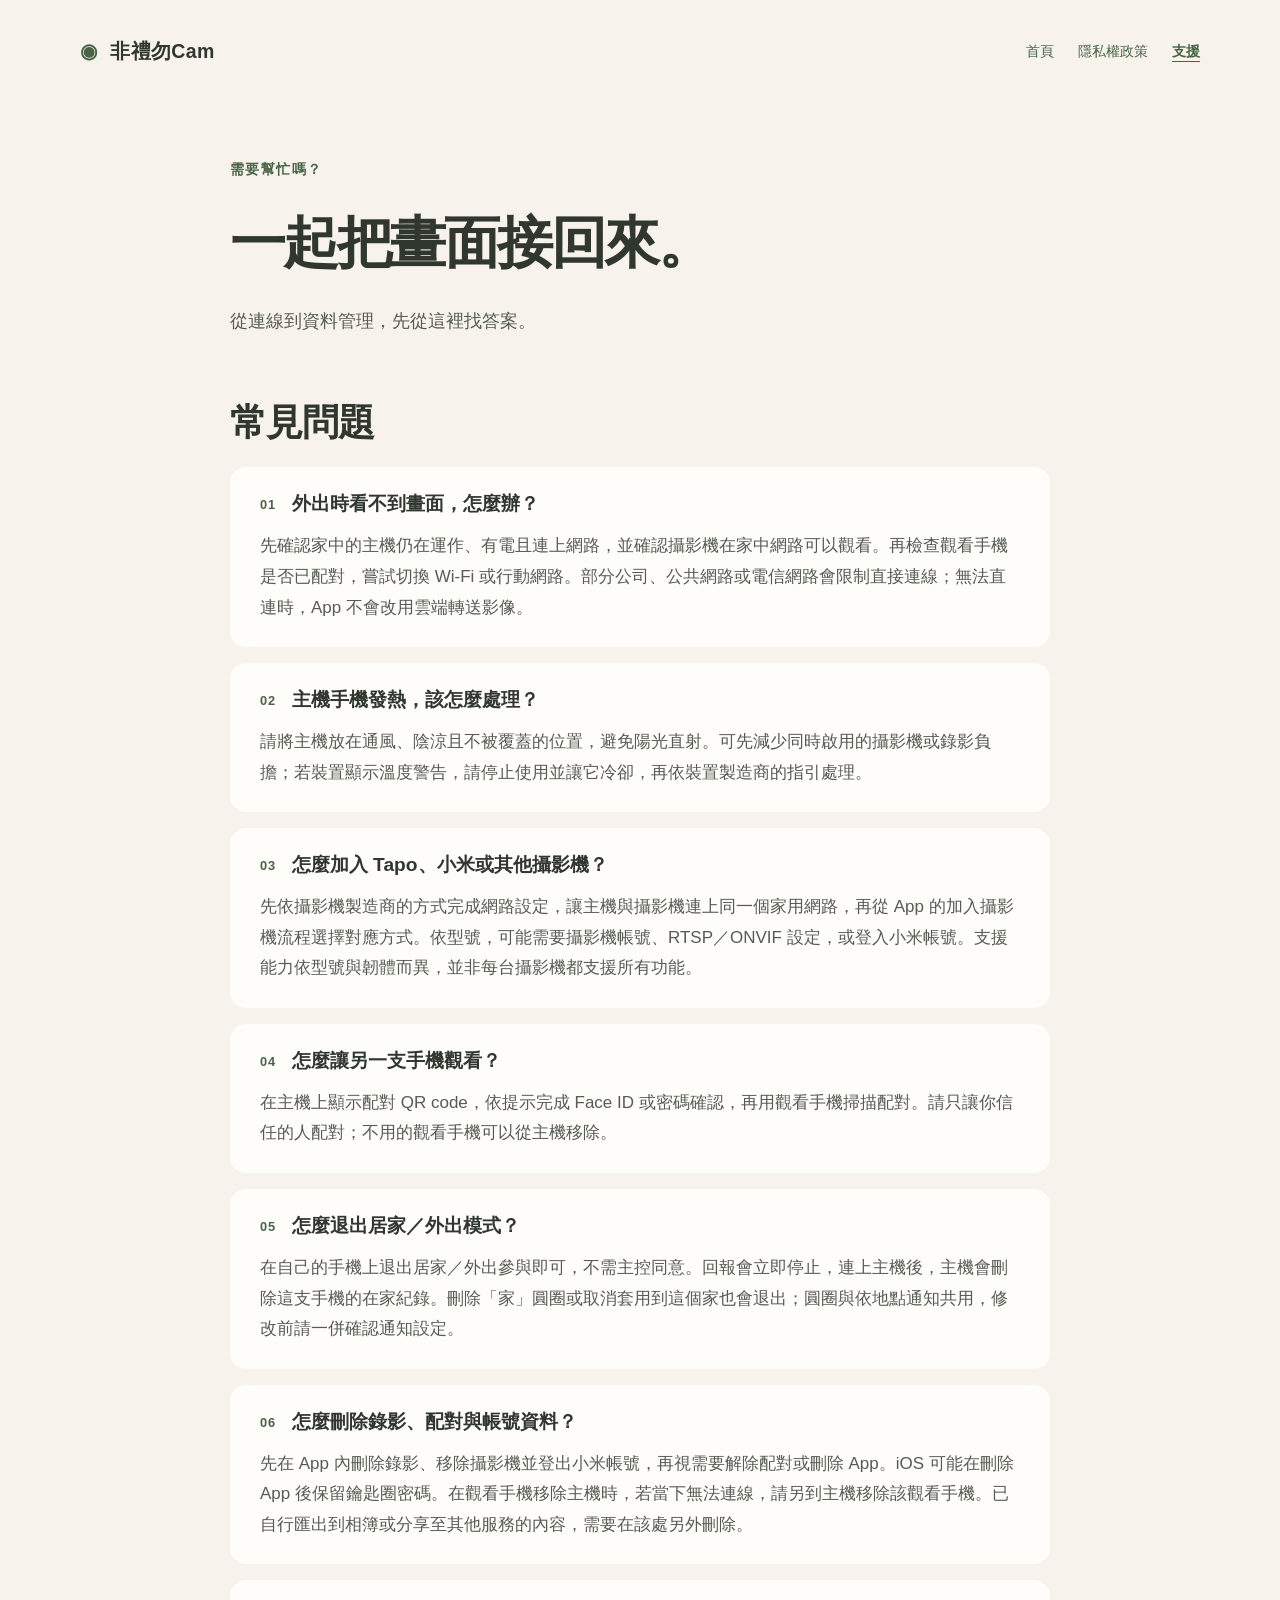
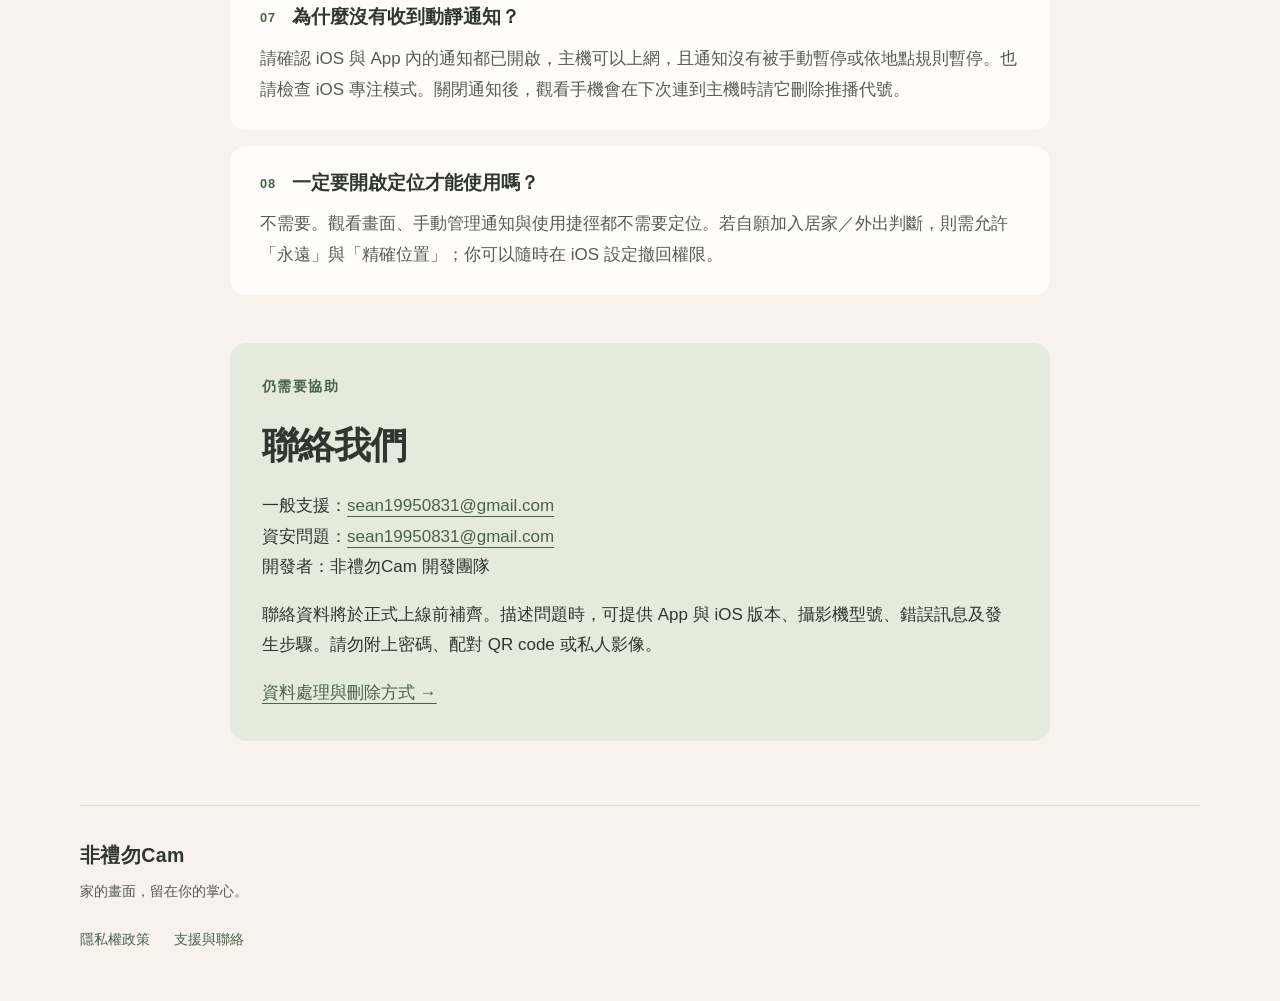
<file: feiliwucam/support.html>
<!doctype html>
<html lang="zh-Hant">
<head>
<meta charset="utf-8">
<meta name="viewport" content="width=device-width, initial-scale=1">
<meta name="color-scheme" content="light dark">
<meta name="description" content="尋找連線、攝影機設定、居家／外出、通知與資料刪除的常見問題解答。">
<title>支援與常見問題｜非禮勿Cam</title>
<link rel="stylesheet" href="style.css">
</head>
<body>
<a class="skip" href="#main">跳至主要內容</a>
<header class="site-header wrap"><a class="brand" href="index.html"><span class="brand-mark" aria-hidden="true">◉</span> 非禮勿Cam</a><nav aria-label="主要導覽"><a href="index.html">首頁</a><a href="privacy.html">隱私權政策</a><a href="support.html" aria-current="page">支援</a></nav></header>
<main id="main" class="wrap support"><div class="page-intro"><p class="eyebrow">需要幫忙嗎？</p><h1>一起把畫面接回來。</h1><p class="lead">從連線到資料管理，先從這裡找答案。</p></div><section aria-labelledby="faq-title"><h2 id="faq-title">常見問題</h2><div class="faq-list"><article class="faq"><h3><span class="number">01</span>外出時看不到畫面，怎麼辦？</h3><p>先確認家中的主機仍在運作、有電且連上網路，並確認攝影機在家中網路可以觀看。再檢查觀看手機是否已配對，嘗試切換 Wi-Fi 或行動網路。部分公司、公共網路或電信網路會限制直接連線；無法直連時，App 不會改用雲端轉送影像。</p></article><article class="faq"><h3><span class="number">02</span>主機手機發熱，該怎麼處理？</h3><p>請將主機放在通風、陰涼且不被覆蓋的位置，避免陽光直射。可先減少同時啟用的攝影機或錄影負擔；若裝置顯示溫度警告，請停止使用並讓它冷卻，再依裝置製造商的指引處理。</p></article><article class="faq"><h3><span class="number">03</span>怎麼加入 Tapo、小米或其他攝影機？</h3><p>先依攝影機製造商的方式完成網路設定，讓主機與攝影機連上同一個家用網路，再從 App 的加入攝影機流程選擇對應方式。依型號，可能需要攝影機帳號、RTSP／ONVIF 設定，或登入小米帳號。支援能力依型號與韌體而異，並非每台攝影機都支援所有功能。</p></article><article class="faq"><h3><span class="number">04</span>怎麼讓另一支手機觀看？</h3><p>在主機上顯示配對 QR code，依提示完成 Face ID 或密碼確認，再用觀看手機掃描配對。請只讓你信任的人配對；不用的觀看手機可以從主機移除。</p></article><article class="faq"><h3><span class="number">05</span>怎麼退出居家／外出模式？</h3><p>在自己的手機上退出居家／外出參與即可，不需主控同意。回報會立即停止，連上主機後，主機會刪除這支手機的在家紀錄。刪除「家」圓圈或取消套用到這個家也會退出；圓圈與依地點通知共用，修改前請一併確認通知設定。</p></article><article class="faq"><h3><span class="number">06</span>怎麼刪除錄影、配對與帳號資料？</h3><p>先在 App 內刪除錄影、移除攝影機並登出小米帳號，再視需要解除配對或刪除 App。iOS 可能在刪除 App 後保留鑰匙圈密碼。在觀看手機移除主機時，若當下無法連線，請另到主機移除該觀看手機。已自行匯出到相簿或分享至其他服務的內容，需要在該處另外刪除。</p></article><article class="faq"><h3><span class="number">07</span>為什麼沒有收到動靜通知？</h3><p>請確認 iOS 與 App 內的通知都已開啟，主機可以上網，且通知沒有被手動暫停或依地點規則暫停。也請檢查 iOS 專注模式。關閉通知後，觀看手機會在下次連到主機時請它刪除推播代號。</p></article><article class="faq"><h3><span class="number">08</span>一定要開啟定位才能使用嗎？</h3><p>不需要。觀看畫面、手動管理通知與使用捷徑都不需要定位。若自願加入居家／外出判斷，則需允許「永遠」與「精確位置」；你可以隨時在 iOS 設定撤回權限。</p></article></div></section><section class="contact" aria-labelledby="contact-title"><p class="eyebrow">仍需要協助</p><h2 id="contact-title">聯絡我們</h2><p>一般支援：<a href="mailto:sean19950831@gmail.com">sean19950831@gmail.com</a><br>資安問題：<a href="mailto:sean19950831@gmail.com">sean19950831@gmail.com</a><br>開發者：非禮勿Cam 開發團隊</p><p>聯絡資料將於正式上線前補齊。描述問題時，可提供 App 與 iOS 版本、攝影機型號、錯誤訊息及發生步驟。請勿附上密碼、配對 QR code 或私人影像。</p><a href="privacy.html">資料處理與刪除方式 →</a></section></main>
<footer class="site-footer wrap"><p class="brand">非禮勿Cam</p><p>家的畫面，留在你的掌心。</p><nav aria-label="頁尾導覽"><a href="privacy.html">隱私權政策</a><a href="support.html">支援與聯絡</a></nav></footer>
</body>
</html>
</file>
<file: feiliwucam/style.css>
:root{color-scheme:light dark;--bg:#f7f3ec;--card:#fffdfa;--raised:#efe9df;--text:#30372f;--muted:#555c52;--accent:#486447;--soft:#e4ebdd;--mid:#b6c7a7;--on:#fffdfa;--line:#e2dbd0;--todo-bg:#fff0c2;--todo-text:#654b0c}
@media(prefers-color-scheme:dark){:root{--bg:#232622;--card:#2d322c;--raised:#383e37;--text:#f2eee5;--muted:#c5ccbf;--accent:#adc59a;--soft:#303b2b;--mid:#607653;--on:#232622;--line:#454c44;--todo-bg:#514220;--todo-text:#ffe2a1}}
*{box-sizing:border-box}html{scroll-padding-top:24px}body{margin:0;background:var(--bg);color:var(--text);font:17px/1.8 -apple-system,BlinkMacSystemFont,"PingFang TC","Microsoft JhengHei",sans-serif;overflow-wrap:anywhere}a{color:var(--accent);text-underline-offset:5px}a:hover{text-decoration-thickness:2px}a:focus-visible{outline:3px solid var(--accent);outline-offset:5px;border-radius:4px}p{margin:0 0 1em}h1,h2,h3{line-height:1.35;text-wrap:balance}h1{font-size:clamp(2.3rem,5vw,4.3rem);letter-spacing:-.045em;margin:0 0 24px}h2{font-size:clamp(1.65rem,3vw,2.3rem);letter-spacing:-.025em;margin:0 0 20px}h3{font-size:1.2rem;margin:12px 0}figure{margin:0}.wrap{width:min(1120px,calc(100% - 64px));margin-inline:auto}.site-header{min-height:104px;display:flex;align-items:center;justify-content:space-between;gap:20px}.brand{font-size:1.22rem;font-weight:700;letter-spacing:.02em;text-decoration:none;color:var(--text)}.brand-mark{color:var(--accent);margin-right:7px}nav{display:flex;flex-wrap:wrap;gap:12px 24px}nav a{font-size:.9rem;padding-block:8px;text-decoration:none}nav a[aria-current]{text-decoration:underline;font-weight:650}.skip{position:absolute;top:8px;left:16px;transform:translateY(-160%);padding:8px 16px;background:var(--card);z-index:2}.skip:focus{transform:none}.hero{display:grid;grid-template-columns:1.2fr 1fr;align-items:center;gap:70px;padding:64px 0 90px}.eyebrow{color:var(--accent);font-size:.86rem;font-weight:650;letter-spacing:.1em;margin-bottom:22px}.lead{font-size:1.15rem;color:var(--muted);max-width:34em;line-height:1.9}.actions{display:flex;align-items:center;gap:24px;flex-wrap:wrap;margin-top:32px}.actions a{font-size:.95rem}.coming{display:inline-block;background:var(--accent);color:var(--on);padding:13px 24px;border-radius:12px;font-weight:600}.connection{background:var(--soft);border-radius:48% 48% 24px 24px;padding:32px;text-align:center;min-width:0}.home-scene{height:165px;position:relative;width:180px;margin:0 auto 14px}.roof{position:absolute;top:0;left:19px;width:143px;height:97px;background:var(--accent);clip-path:polygon(50% 0,100% 75%,90% 90%,50% 29%,10% 90%,0 75%)}.house{position:absolute;left:38px;top:68px;width:105px;height:90px;background:var(--card);border-radius:0 0 8px 8px}.window{position:absolute;left:18px;top:17px;width:24px;height:24px;background:var(--mid);border-radius:4px}.door{position:absolute;right:17px;bottom:0;width:28px;height:48px;background:var(--mid);border-radius:15px 15px 0 0}.plant{position:absolute;right:0;bottom:0;color:var(--accent);font-size:55px;line-height:1}.connection-label{font-weight:600}.direct{color:var(--accent);font-size:.9rem;padding:12px}.direct span{display:block;font-size:32px;line-height:1.2}.viewer{background:var(--card);padding:15px;border-radius:16px;font-weight:600}.viewer span{color:var(--accent);margin-right:8px}figcaption{font-size:.75rem;color:var(--muted);margin-top:16px}.features{padding:30px 0 64px}.section-heading{margin-bottom:32px}.feature-grid{display:grid;grid-template-columns:repeat(2,1fr);gap:20px}.card{background:var(--card);border-radius:16px;padding:30px}.number{color:var(--accent);font-size:.8rem;letter-spacing:.06em;font-weight:650}.card p{color:var(--muted);margin:0}.how{display:grid;grid-template-columns:1fr 1.2fr;gap:70px;padding:64px 0}.how>div>p:last-child{color:var(--muted)}.steps{margin:0;padding-left:28px}.steps li{padding-left:12px;margin-bottom:28px}.steps li::marker{color:var(--accent);font-weight:700}.steps h3{margin-top:0}.steps p{color:var(--muted)}.privacy-note{background:var(--soft);border-radius:24px;padding:40px;display:grid;grid-template-columns:1fr 1.2fr;gap:48px;margin:20px 0 72px}.privacy-note p:not(.eyebrow){color:var(--muted)}.site-footer{border-top:1px solid var(--line);padding:32px 0 40px}.site-footer p{margin-bottom:6px}.site-footer>p:not(.brand){font-size:.9rem;color:var(--muted)}.site-footer nav{margin-top:14px}.page-intro{padding:54px 0 40px}.page-intro h1{font-size:clamp(2.2rem,5vw,3.5rem)}.support{max-width:820px}.faq-list{display:grid;gap:16px}.faq{background:var(--card);padding:24px 30px;border-radius:16px}.faq h3{display:flex;gap:16px;margin:0 0 14px}.faq h3 .number{flex-shrink:0;padding-top:5px}.faq p{color:var(--muted);margin:0}.contact{margin:48px 0 64px;padding:32px;background:var(--soft);border-radius:16px}.todo{background:var(--todo-bg);color:var(--todo-text);padding:2px 5px;border-radius:4px;box-decoration-break:clone}.legal{max-width:760px;padding-bottom:72px}.language-nav{margin:32px 0}.legal h1{font-size:2rem;margin-bottom:12px}.legal h2{font-size:1.4rem;margin:40px 0 16px}.legal h3{margin-top:28px}.legal p,.legal li{margin-bottom:14px}.legal ul{padding-left:1.4em}.meta{font-size:.9rem;color:var(--muted)}.summary{background:var(--card);padding:24px;border-radius:16px;margin:28px 0}.summary p:last-child{margin-bottom:0}.legal hr{border:0;border-top:1px solid var(--line);margin:56px 0}.legal section[lang=en]{line-height:1.85}
@media(max-width:760px){.wrap{width:calc(100% - 40px)}.site-header{padding:20px 0;align-items:flex-start;flex-direction:column;gap:8px;min-height:0}.site-header nav{gap:20px}.hero{grid-template-columns:1fr;gap:40px;padding:36px 0 48px}.connection{max-width:440px;width:100%;margin:auto}.feature-grid{grid-template-columns:1fr}.features{padding-bottom:24px}.card{padding:24px}.how{grid-template-columns:1fr;gap:24px;padding:40px 0}.privacy-note{grid-template-columns:1fr;gap:12px;padding:26px;margin-bottom:48px}.privacy-note h2{margin-bottom:10px}.faq{padding:22px}.contact{padding:24px}.page-intro{padding:32px 0}.summary{padding:20px}.legal h1{font-size:1.8rem}.actions{gap:18px}.site-footer nav{gap:20px}}
@media print{.site-header,.site-footer,.skip,.language-nav{display:none}body{background:white;color:black;font-size:11pt}.wrap{width:100%;max-width:none}.todo{background:none;color:black}.legal h2{break-after:avoid}.summary{background:none}}
</file>
